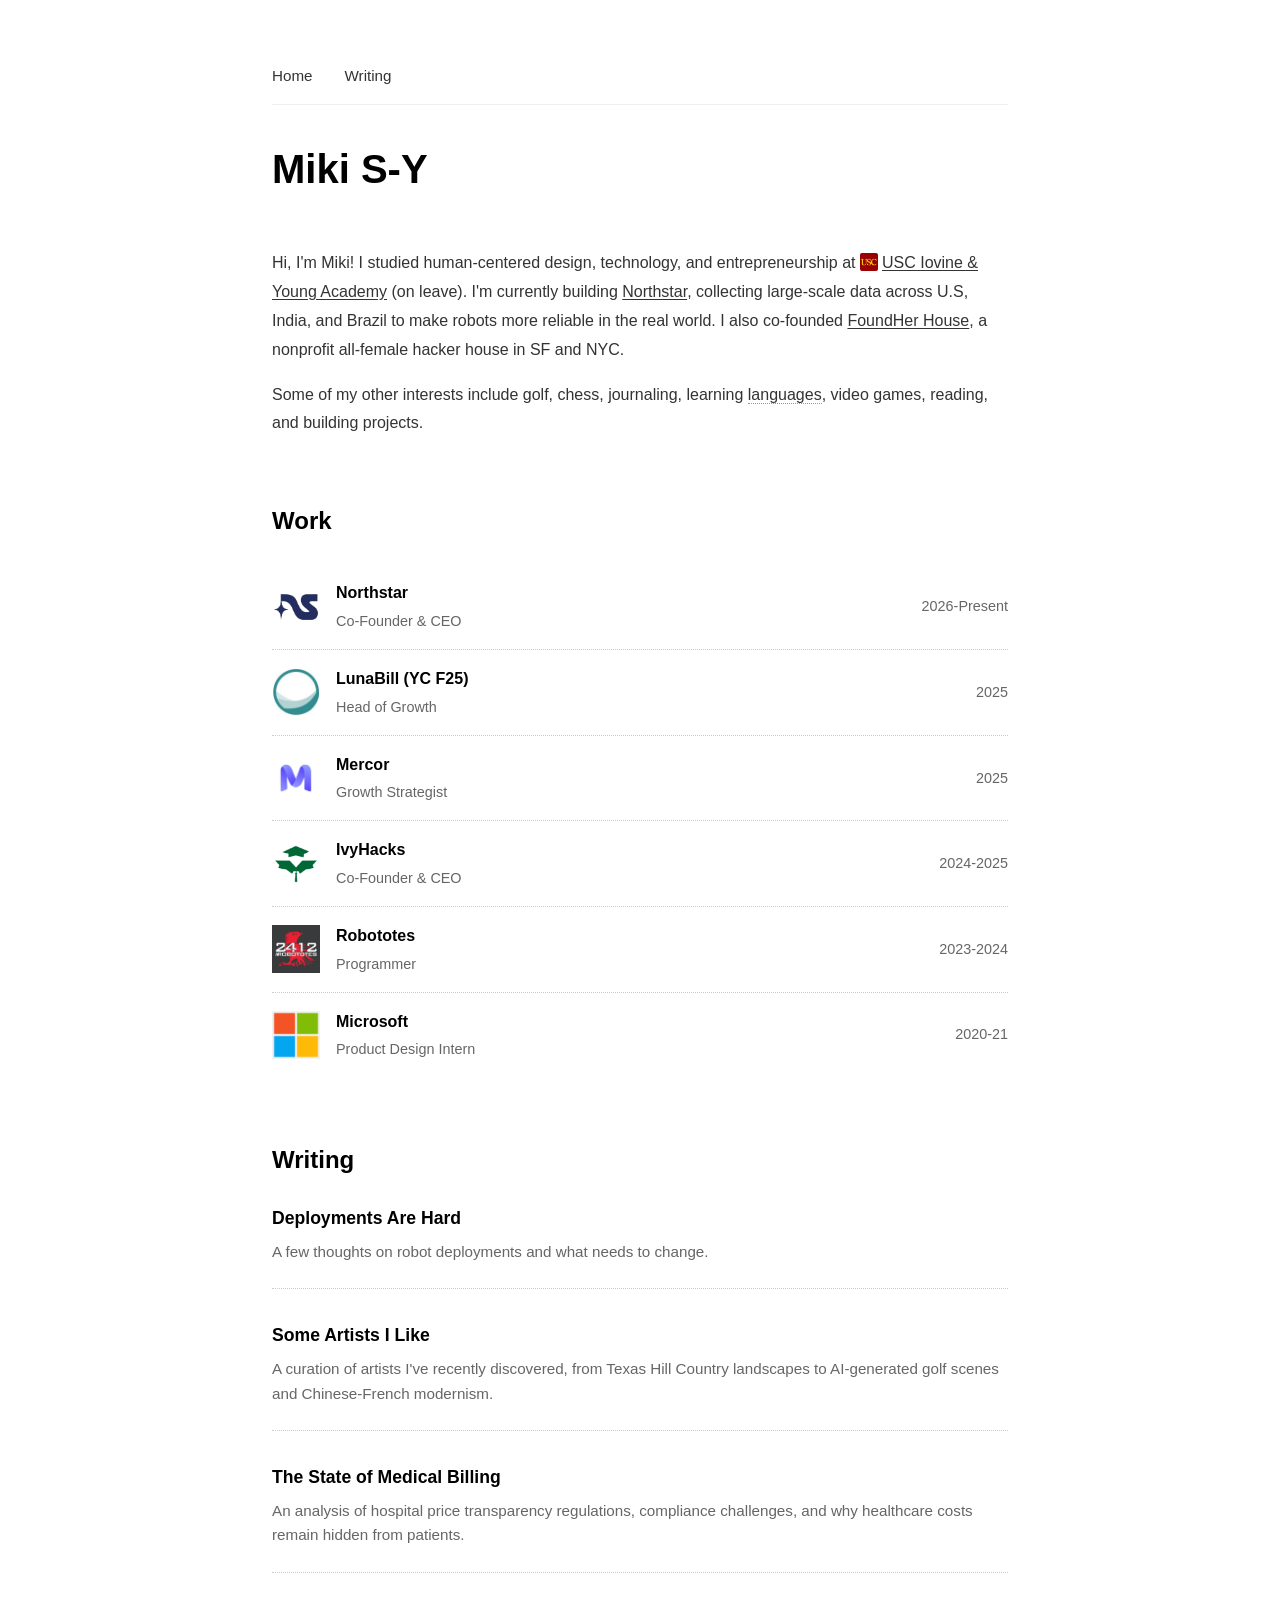
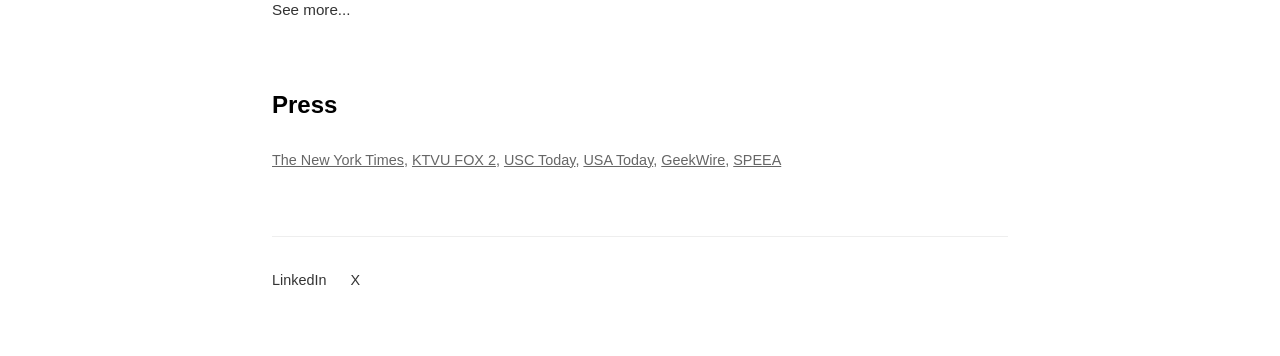
<file: index.html>
<!DOCTYPE html>
<html lang="en">
<head>
    <meta charset="UTF-8">
    <meta name="viewport" content="width=device-width, initial-scale=1.0">
    <title>Miki S-Y</title>
    <link rel="icon" href="/favicon.png" type="image/png" sizes="192x192">
    <link rel="apple-touch-icon" href="/apple-touch-icon.png">
    <link rel="icon" href="/favicon.ico" sizes="48x48">
    <link rel="stylesheet" href="styles.css?v=6">
</head>
<body>
    <div class="container">
        <nav class="main-nav">
            <a href="index.html">Home</a>
            <a href="writing.html">Writing</a>
        </nav>
        <header>
            <h1>Miki S-Y</h1>
        </header>

        <section class="bio">
            <p>Hi, I'm Miki! I studied human-centered design, technology, and entrepreneurship at <img src="logos/usc-iya-logo.png" alt="" class="bio-logo" width="18" height="18"><a href="https://iovine-young.usc.edu/" target="_blank" rel="noopener noreferrer">USC Iovine &amp; Young Academy</a> (on leave). I'm currently building <a href="https://www.northstarrobotics.ai/" target="_blank" rel="noopener noreferrer">Northstar</a>, collecting large-scale data across U.S, India, and Brazil to make robots more reliable in the real world. I also co-founded <a href="https://www.foundherhouse.org/" target="_blank" rel="noopener noreferrer">FoundHer House</a>, a nonprofit all-female hacker house in SF and NYC.</p>
            <p>Some of my other interests include golf, chess, journaling, learning <span class="lang-hint" tabindex="0"><span class="lang-word">languages</span><span class="lang-list"> (Japanese, Russian, Spanish, and Portuguese)</span></span>, video games, reading, and building projects.</p>
        </section>

        <section class="work">
            <h2>Work</h2>
            <div class="work-item">
                <div class="work-logo">
                    <img src="logos/northstar-logo.png" alt="Northstar Logo" class="company-logo">
                </div>
                <div class="work-content">
                    <span class="company">Northstar</span>
                    <span class="role">Co-Founder & CEO</span>
                </div>
                <span class="year">2026-Present</span>
            </div>
            <div class="work-item">
                <div class="work-logo">
                    <img src="logos/lunabill_logo.jpeg" alt="LunaBill Logo" class="company-logo">
                </div>
                <div class="work-content">
                    <span class="company">LunaBill (YC F25)</span>
                    <span class="role">Head of Growth</span>
                </div>
                <span class="year">2025</span>
            </div>
            <div class="work-item">
                <div class="work-logo">
                    <img src="logos/mercor-logo.png" alt="Mercor Logo" class="company-logo">
                </div>
                <div class="work-content">
                    <span class="company">Mercor</span>
                    <span class="role">Growth Strategist</span>
                </div>
                <span class="year">2025</span>
            </div>
            <div class="work-item">
                <div class="work-logo">
                    <img src="logos/ivyhacks-logo.png" alt="IvyHacks Logo" class="company-logo">
                </div>
                <div class="work-content">
                    <span class="company">IvyHacks</span>
                    <span class="role">Co-Founder & CEO</span>
                </div>
                <span class="year">2024-2025</span>
            </div>
            <div class="work-item">
                <div class="work-logo">
                    <img src="logos/robototes-logo.png" alt="Robototes Logo" class="company-logo">
                </div>
                <div class="work-content">
                    <span class="company">Robototes</span>
                    <span class="role">Programmer</span>
                </div>
                <span class="year">2023-2024</span>
            </div>
            <div class="work-item">
                <div class="work-logo">
                    <img src="logos/microsoft-logo.png" alt="Microsoft Logo" class="company-logo">
                </div>
                <div class="work-content">
                    <span class="company">Microsoft</span>
                    <span class="role">Product Design Intern</span>
                </div>
                <span class="year">2020-21</span>
            </div>
        </section>

        <section class="writing">
            <h2><a href="writing.html" class="section-link">Writing</a></h2>
            <div class="writing-list">
                <div class="writing-item">
                    <h3><a href="deployments.html">Deployments Are Hard</a></h3>
                    <p>A few thoughts on robot deployments and what needs to change.</p>
                </div>
                <div class="writing-item">
                    <h3><a href="artists.html">Some Artists I Like</a></h3>
                    <p>A curation of artists I've recently discovered, from Texas Hill Country landscapes to AI-generated golf scenes and Chinese-French modernism.</p>
                </div>
                <div class="writing-item">
                    <h3><a href="medicalbilling.html">The State of Medical Billing</a></h3>
                    <p>An analysis of hospital price transparency regulations, compliance challenges, and why healthcare costs remain hidden from patients.</p>
                </div>
            </div>
            <div class="see-more">
                <a href="writing.html" class="see-more-link">See more...</a>
            </div>
        </section>

        <section class="press">
            <h2>Press</h2>
            <div class="press-list">
                <a href="https://www.nytimes.com/2025/08/23/business/ai-female-hackers-foundher-house.html" target="_blank" rel="noopener noreferrer">The New York Times</a>,
                <a href="https://www.ktvu.com/news/2-college-students-created-all-female-hacker-house-san-francisco-mission-take-up-more-space-start-up-world" target="_blank" rel="noopener noreferrer">KTVU FOX 2</a>,
                <a href="https://today.usc.edu/in-the-ai-boom-a-room-of-their-own/" target="_blank" rel="noopener noreferrer">USC Today</a>,
                <a href="https://www.usatoday.com/story/money/2025/08/20/silicon-valley-tech-women-hacker-houses/85521246007/" target="_blank" rel="noopener noreferrer">USA Today</a>,
                <a href="https://www.geekwire.com/2025/san-francisco-had-an-all-female-ai-hacker-house-is-seattle-ready-for-its-own/" target="_blank" rel="noopener noreferrer">GeekWire</a>,
                <a href="https://www.spotlite-digital.com/spotlite/may_2023/MobilePagedReplica.action?pm=2&amp;folio=1#pg1" target="_blank" rel="noopener noreferrer">SPEEA</a>
            </div>
        </section>

        <footer>
            <a href="https://www.linkedin.com/in/mikisafronov/" target="_blank" rel="noopener noreferrer">LinkedIn</a>
            <a href="https://x.com/mikisafr" target="_blank" rel="noopener noreferrer">X</a>
        </footer>
    </div>
</body>
</html>
</file>
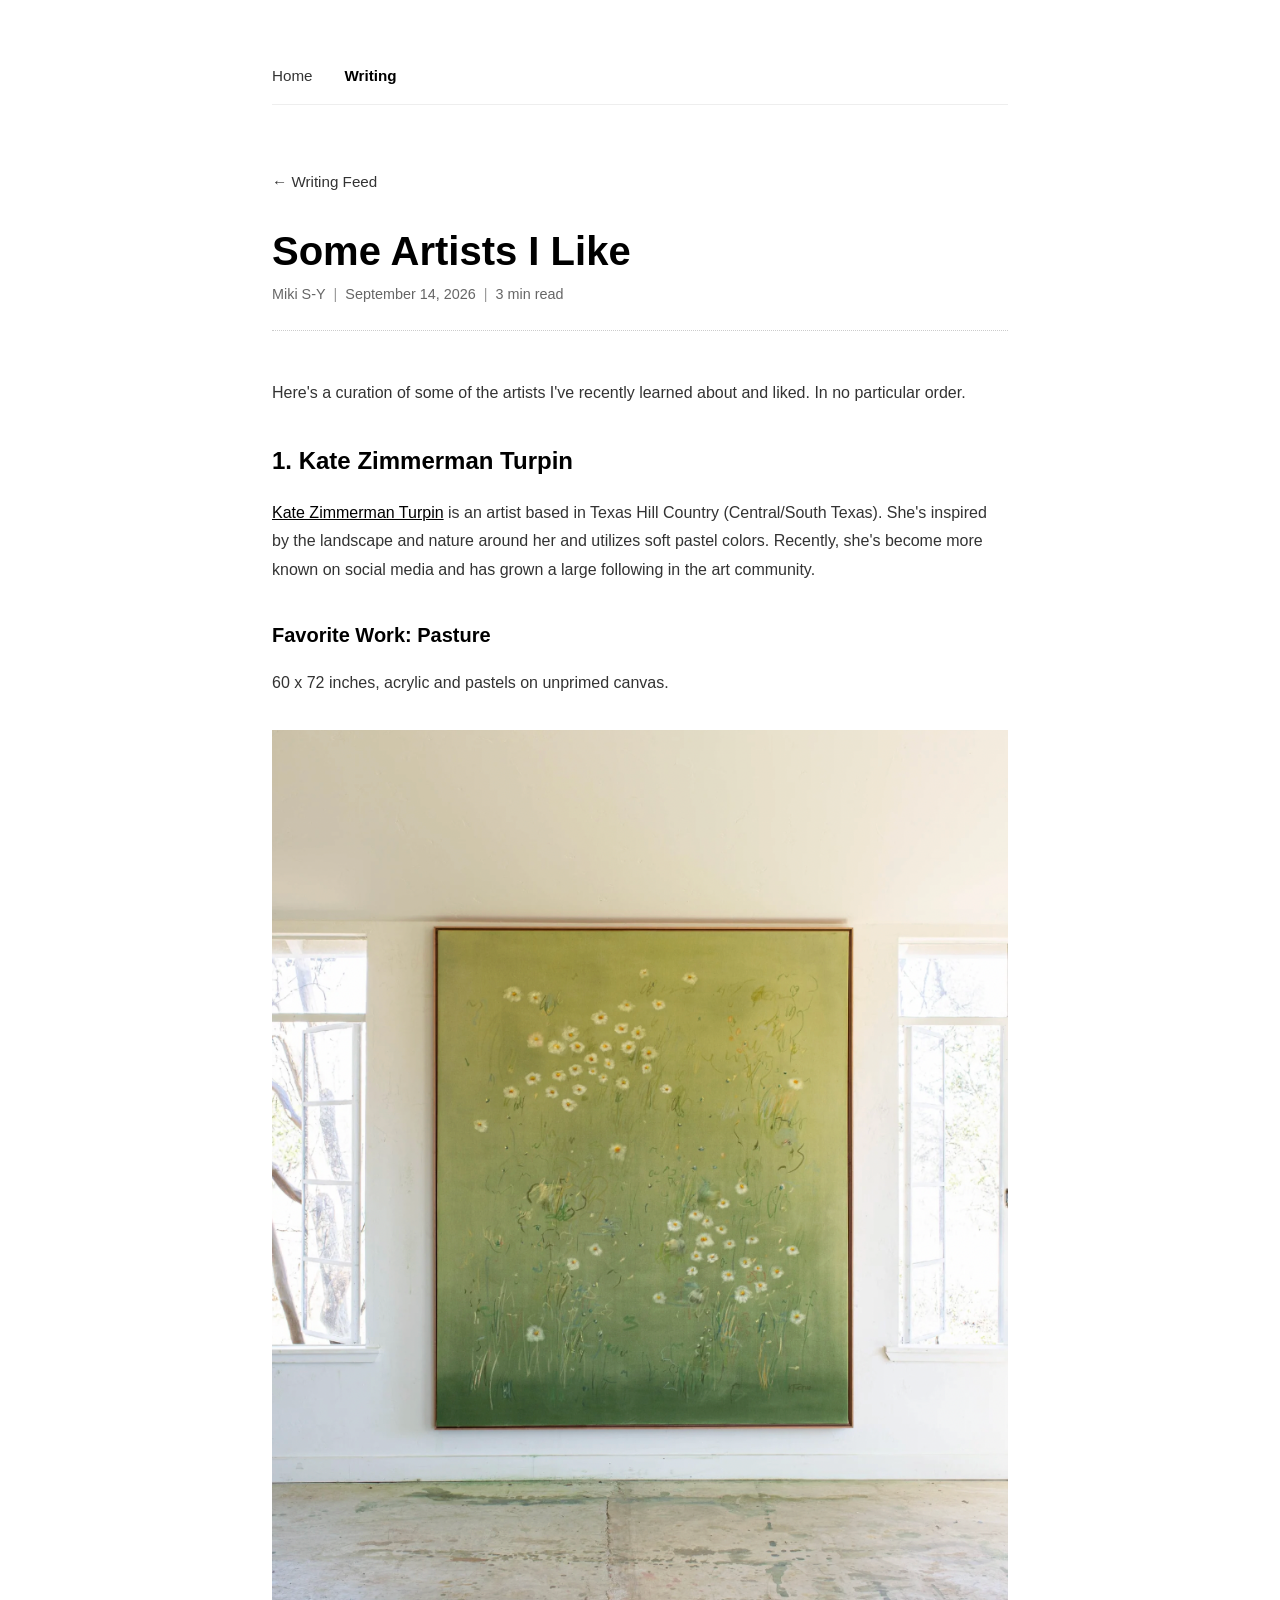
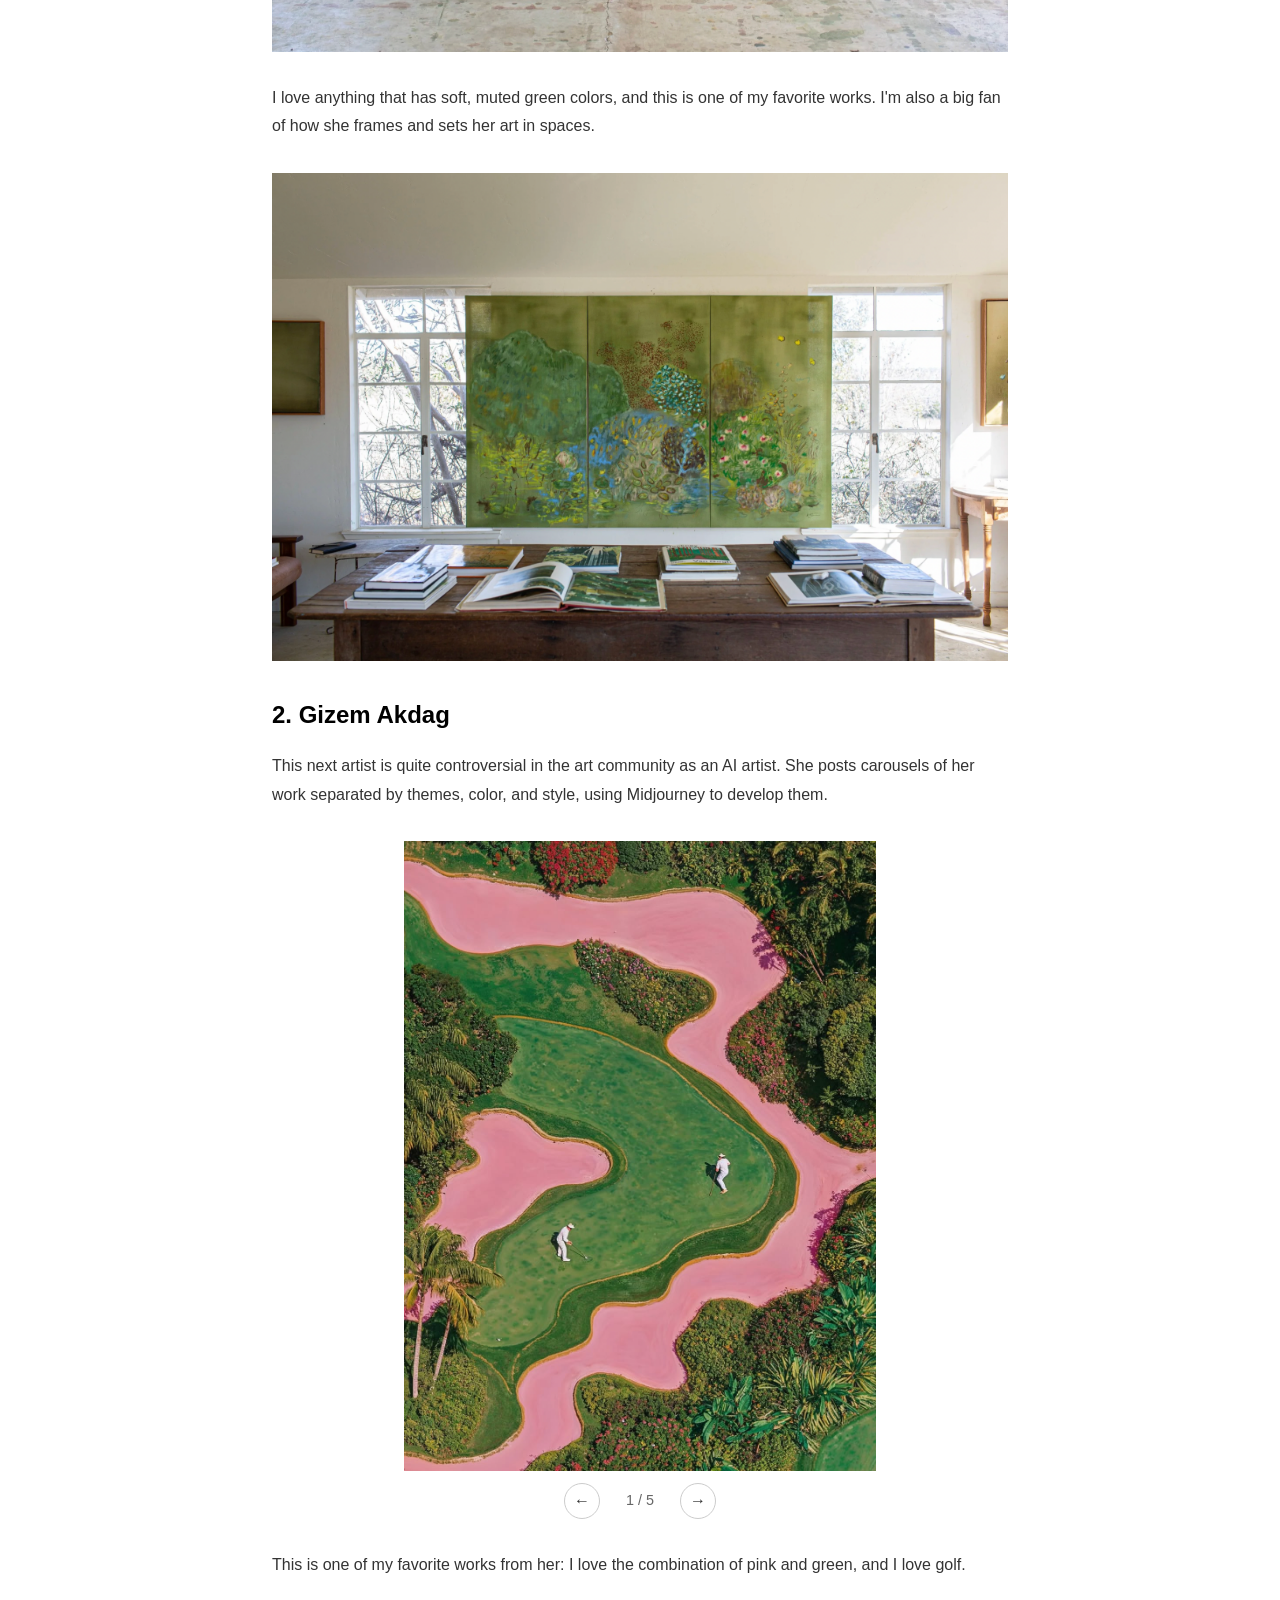
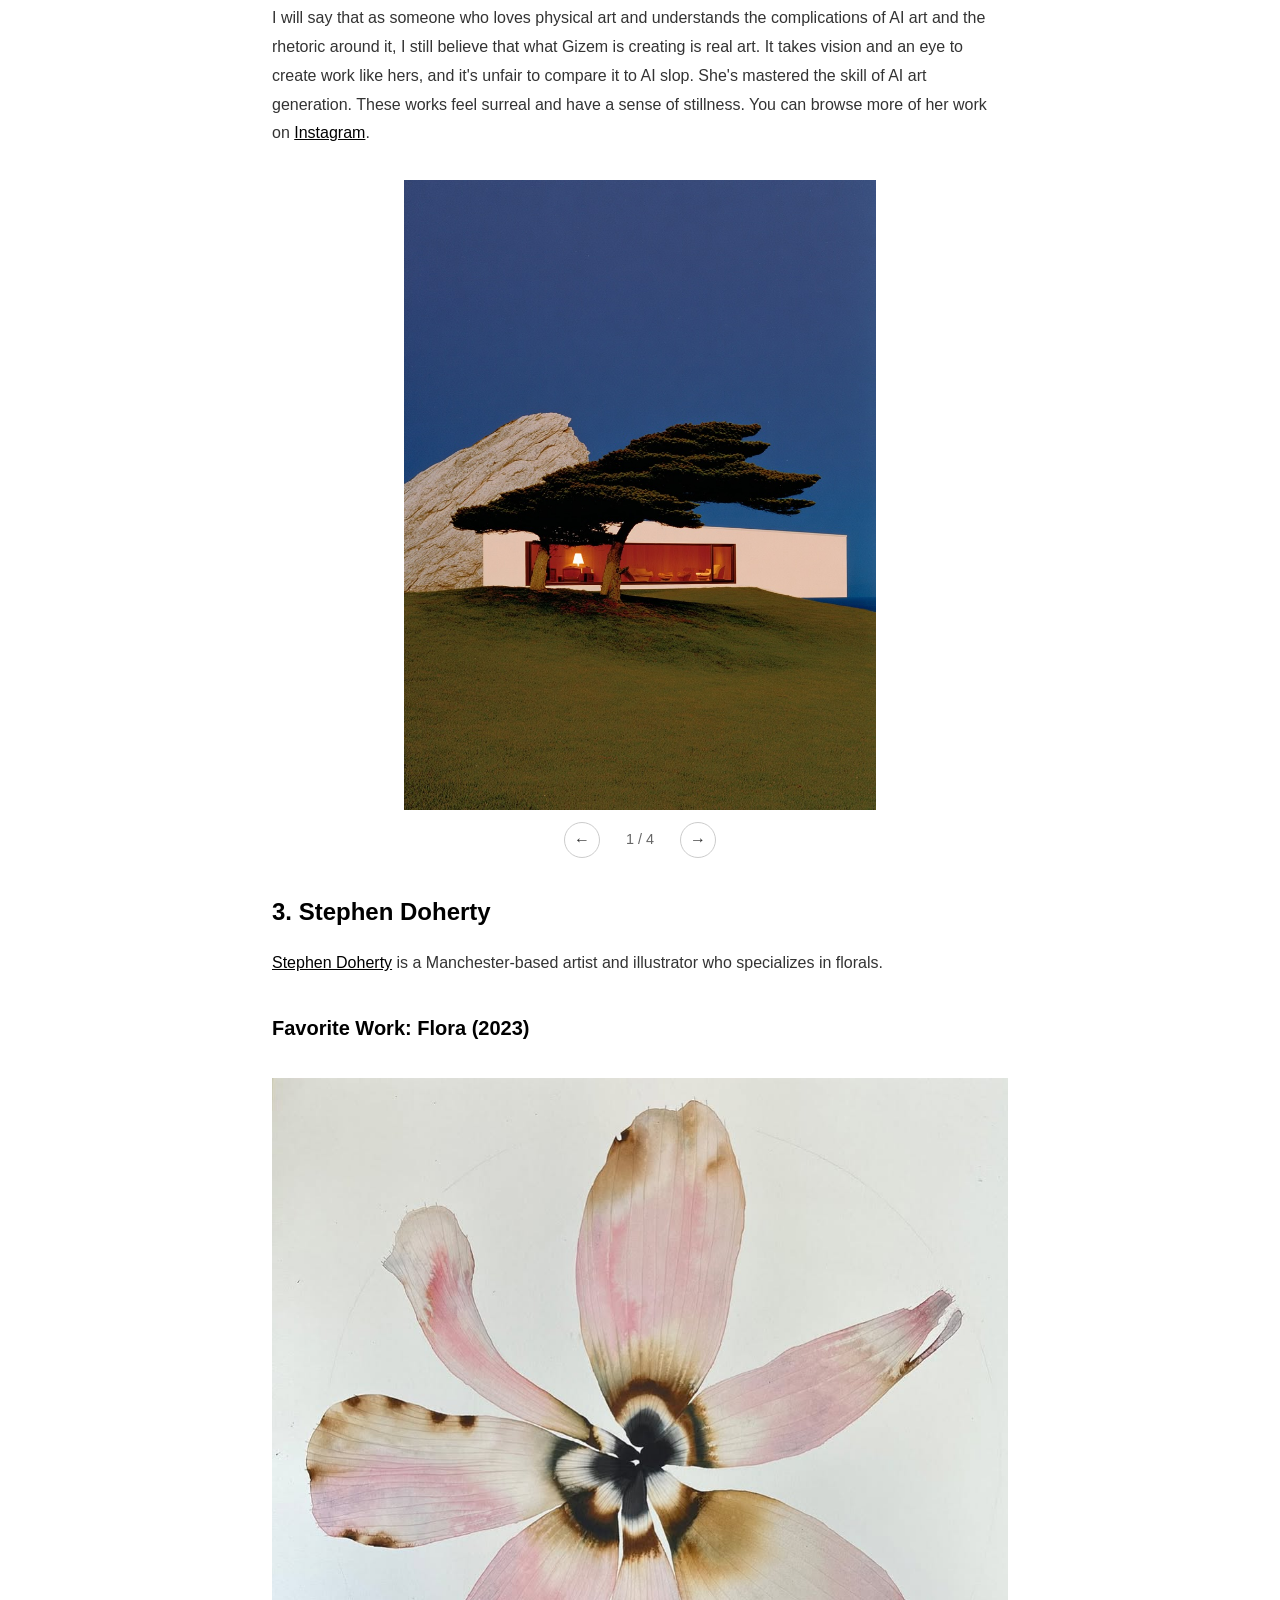
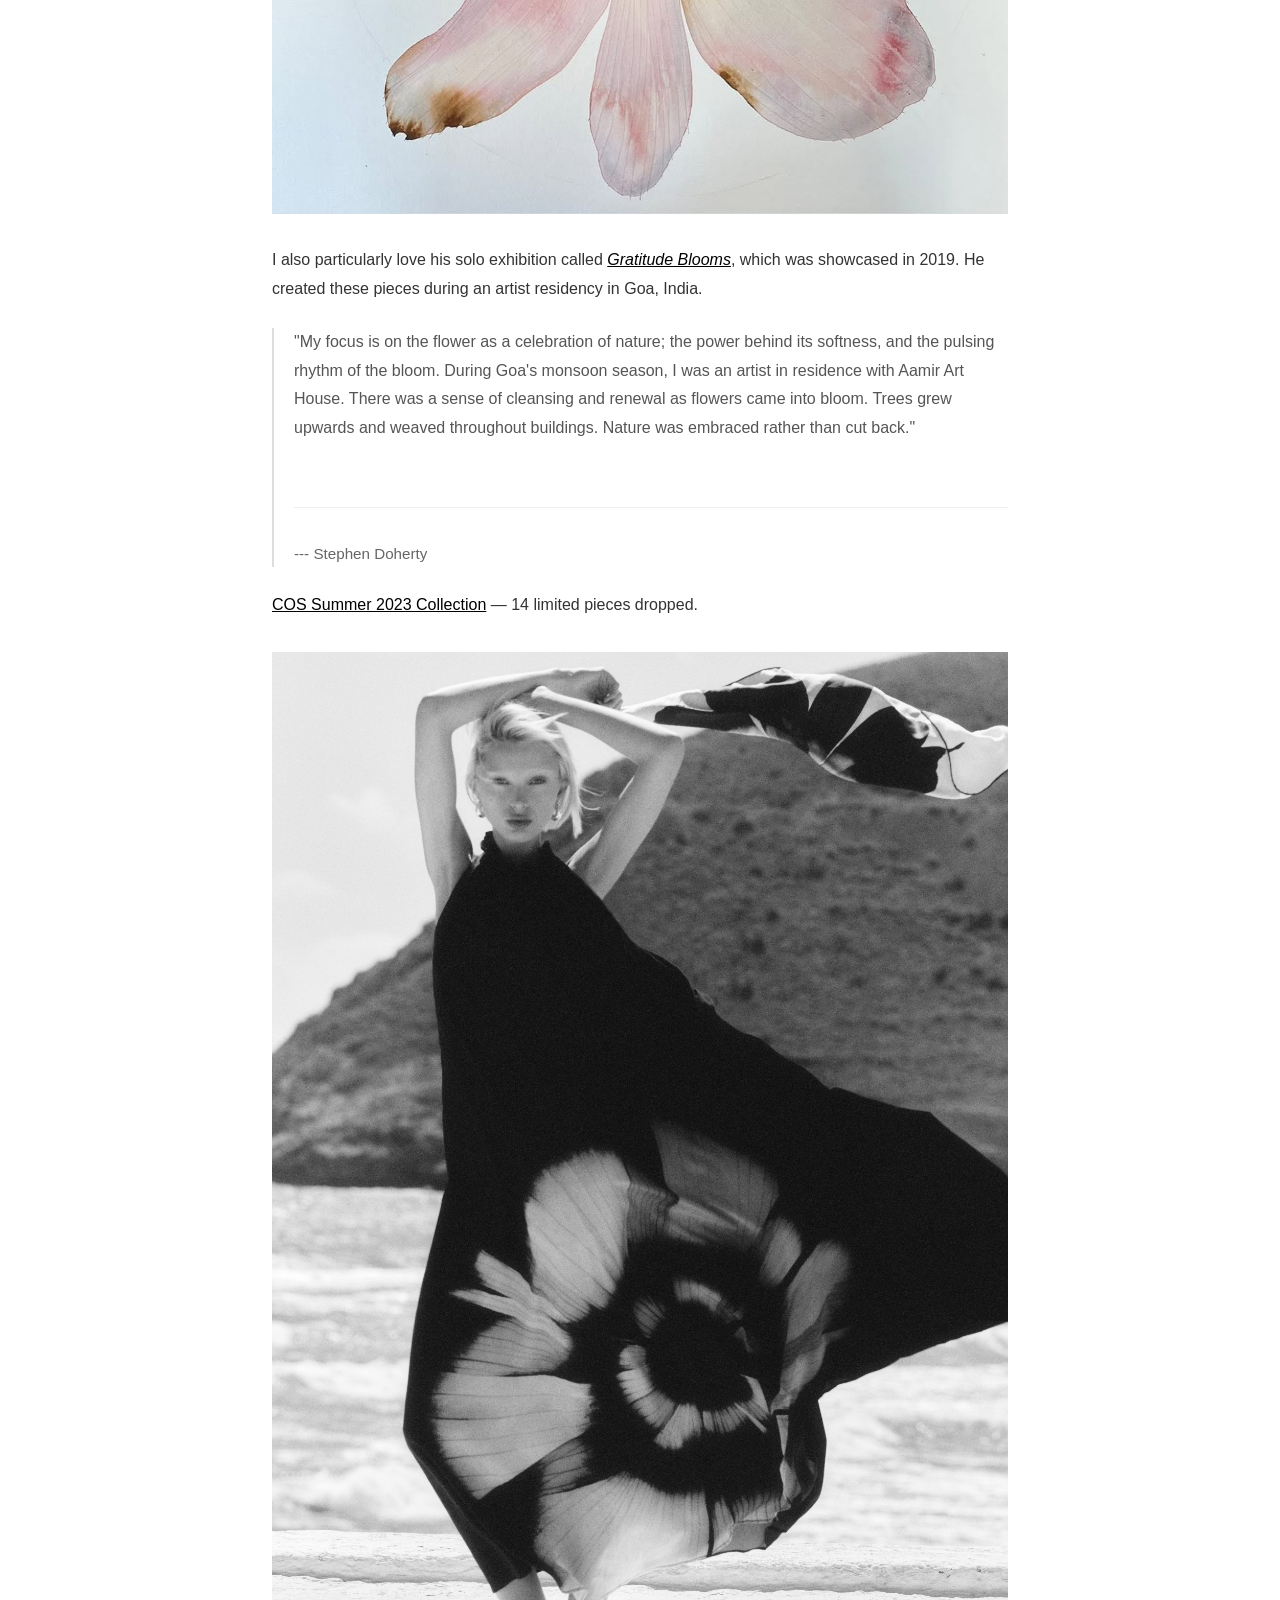
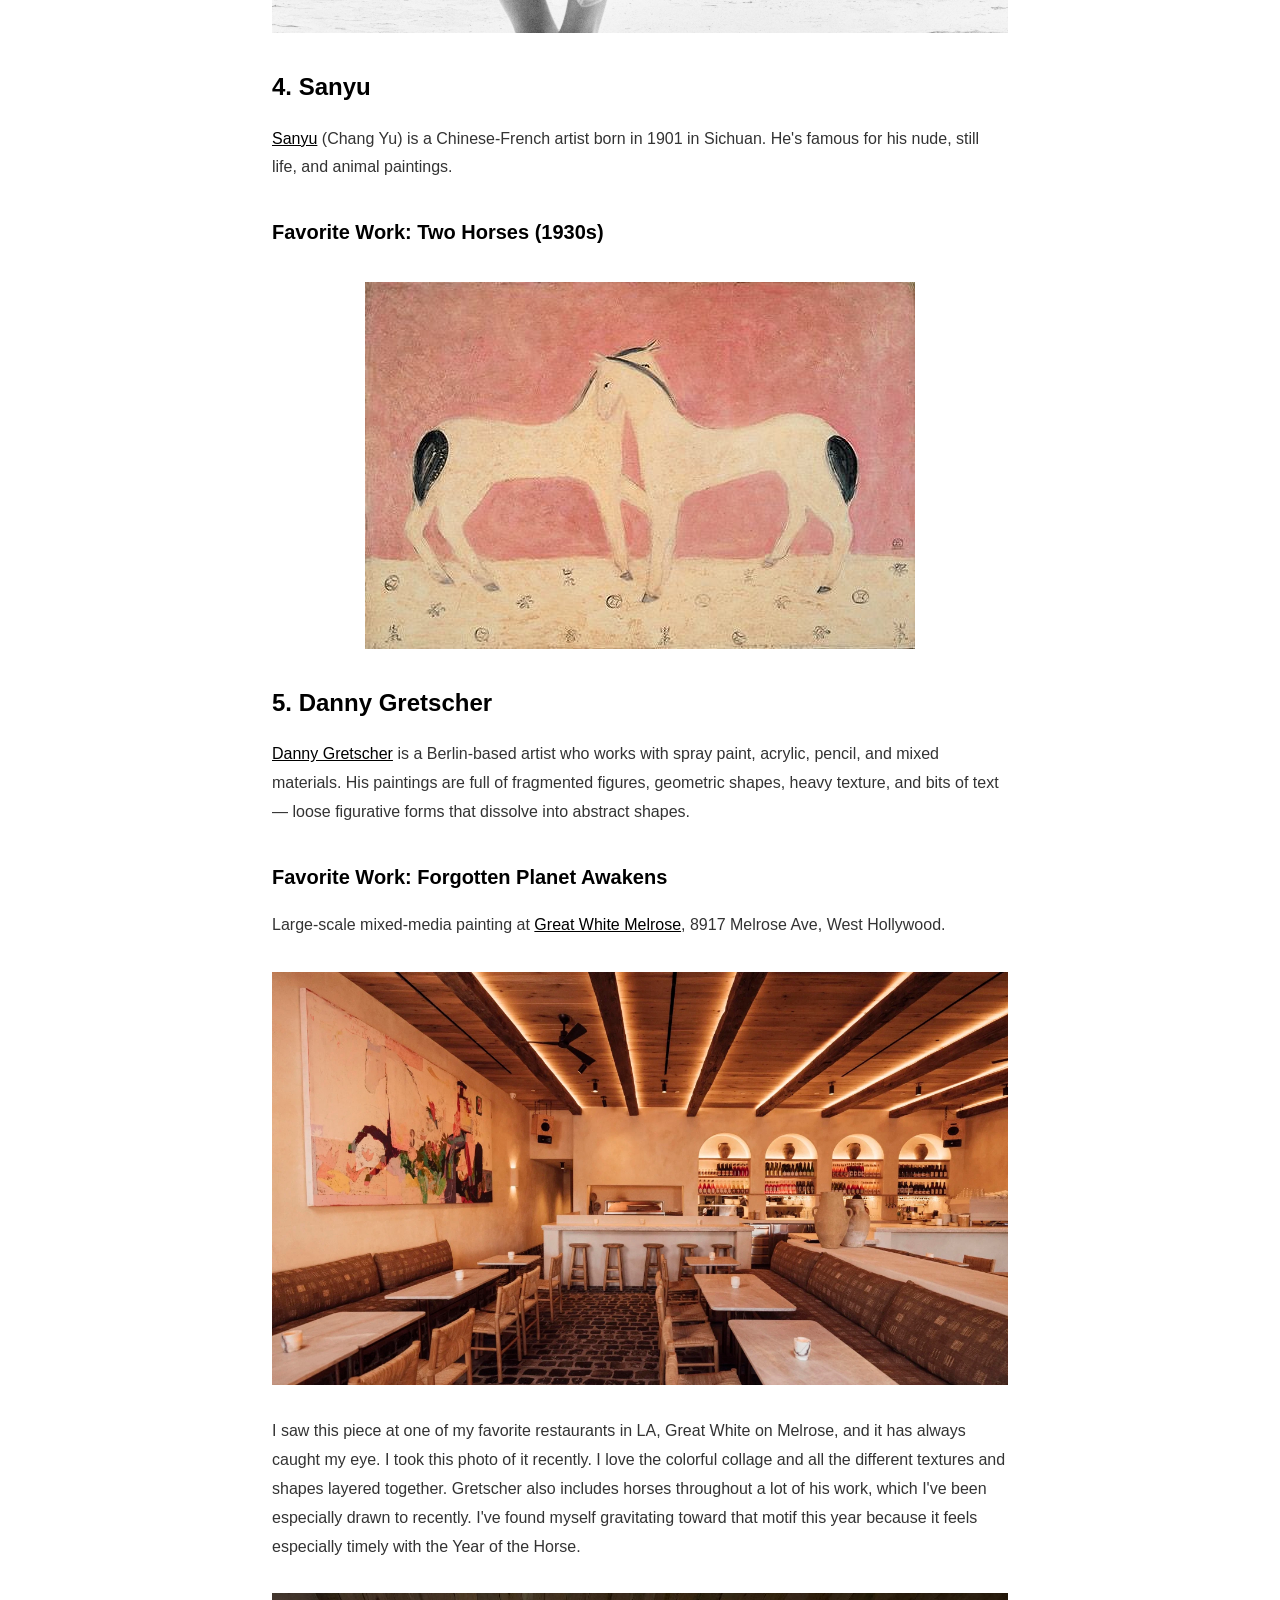
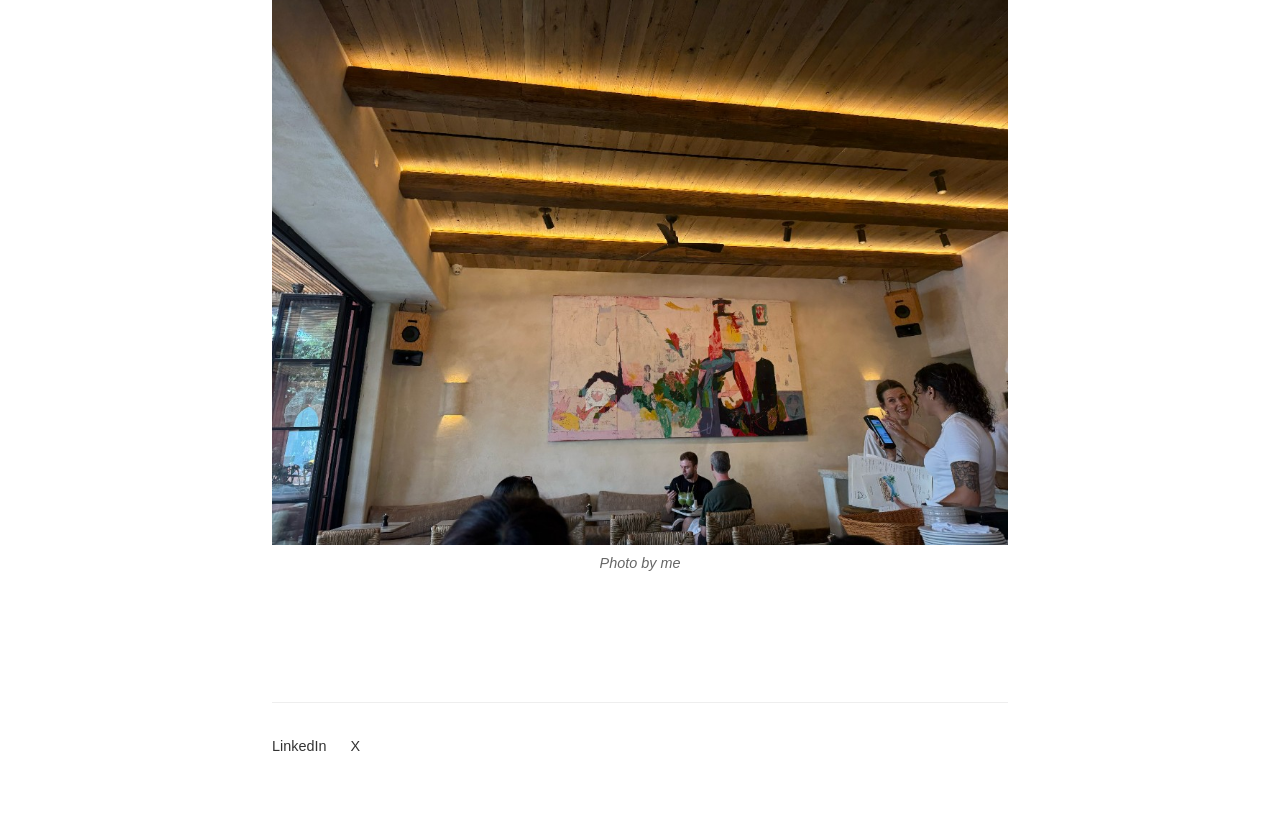
<file: artists.html>
<!DOCTYPE html>
<html lang="en">
<head>
    <meta charset="UTF-8">
    <meta name="viewport" content="width=device-width, initial-scale=1.0">
    <title>Some Artists I Like - Miki S-Y</title>
    <link rel="icon" href="/favicon.png" type="image/png" sizes="192x192">
    <link rel="apple-touch-icon" href="/apple-touch-icon.png">
    <link rel="icon" href="/favicon.ico" sizes="48x48">
    <link rel="stylesheet" href="styles.css?v=3">
</head>
<body>
    <div class="container">
        <nav class="main-nav">
            <a href="index.html">Home</a>
            <a href="writing.html" class="active">Writing</a>
        </nav>

        <div class="blog-container">
            <a href="writing.html" class="back-link">← Writing Feed</a>

            <article class="blog-post">
                <div class="blog-header">
                    <h1>Some Artists I Like</h1>
                    <div class="blog-meta">
                        <div class="author-info">
                            <span>Miki S-Y</span>
                            <span class="meta-divider">|</span>
                            <span>September 14, 2026</span>
                            <span class="meta-divider">|</span>
                            <span>3 min read</span>
                        </div>
                    </div>
                </div>

                <div class="blog-content">
                    <p>Here's a curation of some of the artists I've recently learned about and liked. In no particular order.</p>

                    <h2>1. <a href="https://katezimmermanturpin.com/" target="_blank" rel="noopener noreferrer">Kate Zimmerman Turpin</a></h2>
                    <p><a href="https://katezimmermanturpin.com/" target="_blank" rel="noopener noreferrer">Kate Zimmerman Turpin</a> is an artist based in Texas Hill Country (Central/South Texas). She's inspired by the landscape and nature around her and utilizes soft pastel colors. Recently, she's become more known on social media and has grown a large following in the art community.</p>

                    <h3>Favorite Work: <a href="https://katezimmermanturpin.com/work-1" target="_blank" rel="noopener noreferrer">Pasture</a></h3>
                    <p>60 x 72 inches, acrylic and pastels on unprimed canvas.</p>

                    <div class="blog-image">
                        <img src="assets/images/artists/kate-pasture.jpg" alt="Pasture by Kate Zimmerman Turpin">
                    </div>

                    <p>I love anything that has soft, muted green colors, and this is one of my favorite works. I'm also a big fan of how she frames and sets her art in spaces.</p>

                    <div class="blog-image">
                        <img src="assets/images/artists/kate-pasture-install.jpg" alt="Pasture installed in a room by Kate Zimmerman Turpin">
                    </div>

                    <h2>2. <a href="https://www.instagram.com/giz.akdag/" target="_blank" rel="noopener noreferrer">Gizem Akdag</a></h2>
                    <p>This next artist is quite controversial in the art community as an AI artist. She posts carousels of her work separated by themes, color, and style, using Midjourney to develop them.</p>

                    <div class="art-carousel" data-carousel>
                        <div class="art-carousel-track">
                            <figure class="art-carousel-slide">
                                <img src="assets/images/artists/gizem-golf-1.jpg" alt="Gizem Akdag golf series, image 1">
                            </figure>
                            <figure class="art-carousel-slide">
                                <img src="assets/images/artists/gizem-golf-2.jpg" alt="Gizem Akdag golf series, image 2">
                            </figure>
                            <figure class="art-carousel-slide">
                                <img src="assets/images/artists/gizem-golf-3.jpg" alt="Gizem Akdag golf series, image 3">
                            </figure>
                            <figure class="art-carousel-slide">
                                <img src="assets/images/artists/gizem-golf-4.jpg" alt="Gizem Akdag golf series, image 4">
                            </figure>
                            <figure class="art-carousel-slide">
                                <img src="assets/images/artists/gizem-golf-5.jpg" alt="Gizem Akdag golf series, image 5">
                            </figure>
                        </div>
                        <div class="art-carousel-controls">
                            <button type="button" class="art-carousel-btn" data-carousel-prev aria-label="Previous image">←</button>
                            <span class="art-carousel-count" data-carousel-count>1 / 5</span>
                            <button type="button" class="art-carousel-btn" data-carousel-next aria-label="Next image">→</button>
                        </div>
                    </div>

                    <p>This is one of my favorite works from her: I love the combination of pink and green, and I love golf.</p>

                    <p>I will say that as someone who loves physical art and understands the complications of AI art and the rhetoric around it, I still believe that what Gizem is creating is real art. It takes vision and an eye to create work like hers, and it's unfair to compare it to AI slop. She's mastered the skill of AI art generation. These works feel surreal and have a sense of stillness. You can browse more of her work on <a href="https://www.instagram.com/giz.akdag/" target="_blank" rel="noopener noreferrer">Instagram</a>.</p>

                    <div class="art-carousel" data-carousel>
                        <div class="art-carousel-track">
                            <figure class="art-carousel-slide">
                                <img src="assets/images/artists/gizem-basics-1.jpg" alt="Gizem Akdag Back to Basics series, image 1">
                            </figure>
                            <figure class="art-carousel-slide">
                                <img src="assets/images/artists/gizem-basics-2.jpg" alt="Gizem Akdag Back to Basics series, image 2">
                            </figure>
                            <figure class="art-carousel-slide">
                                <img src="assets/images/artists/gizem-basics-3.jpg" alt="Gizem Akdag Back to Basics series, image 3">
                            </figure>
                            <figure class="art-carousel-slide">
                                <img src="assets/images/artists/gizem-basics-4.jpg" alt="Gizem Akdag Back to Basics series, image 4">
                            </figure>
                        </div>
                        <div class="art-carousel-controls">
                            <button type="button" class="art-carousel-btn" data-carousel-prev aria-label="Previous image">←</button>
                            <span class="art-carousel-count" data-carousel-count>1 / 4</span>
                            <button type="button" class="art-carousel-btn" data-carousel-next aria-label="Next image">→</button>
                        </div>
                    </div>

                    <h2>3. <a href="https://www.stephen-doherty.co.uk/" target="_blank" rel="noopener noreferrer">Stephen Doherty</a></h2>
                    <p><a href="https://www.stephen-doherty.co.uk/" target="_blank" rel="noopener noreferrer">Stephen Doherty</a> is a Manchester-based artist and illustrator who specializes in florals.</p>

                    <h3>Favorite Work: Flora (2023)</h3>
                    <div class="blog-image">
                        <img src="assets/images/artists/doherty-flora.jpg" alt="Flora by Stephen Doherty, 2023">
                    </div>

                    <p>I also particularly love his solo exhibition called <a href="https://www.showstudio.com/exhibitions/gratitude-blooms" target="_blank" rel="noopener noreferrer"><em>Gratitude Blooms</em></a>, which was showcased in 2019. He created these pieces during an artist residency in Goa, India.</p>

                    <blockquote class="artist-quote">
                        <p>"My focus is on the flower as a celebration of nature; the power behind its softness, and the pulsing rhythm of the bloom. During Goa's monsoon season, I was an artist in residence with Aamir Art House. There was a sense of cleansing and renewal as flowers came into bloom. Trees grew upwards and weaved throughout buildings. Nature was embraced rather than cut back."</p>
                        <footer>--- Stephen Doherty</footer>
                    </blockquote>

                    <p><a href="https://www.cos.com/en_usd/magazine/people/interview-stephen-doherty-collaboration.html" target="_blank" rel="noopener noreferrer">COS Summer 2023 Collection</a> — 14 limited pieces dropped.</p>

                    <div class="blog-image">
                        <img src="assets/images/artists/doherty-cos.jpg" alt="Stephen Doherty collaboration with COS Summer 2023">
                    </div>

                    <h2>4. <a href="https://www.sanyu.org/biography.php?lang=en" target="_blank" rel="noopener noreferrer">Sanyu</a></h2>
                    <p><a href="https://www.sanyu.org/biography.php?lang=en" target="_blank" rel="noopener noreferrer">Sanyu</a> (Chang Yu) is a Chinese-French artist born in 1901 in Sichuan. He's famous for his nude, still life, and animal paintings.</p>

                    <h3>Favorite Work: <a href="https://www.wikiart.org/en/sanyu/two-spotted-horses-1950" target="_blank" rel="noopener noreferrer">Two Horses</a> (1930s)</h3>
                    <div class="blog-image">
                        <img src="assets/images/artists/sanyu-two-horses.jpg" alt="Two Horses by Sanyu, 1930s">
                    </div>

                    <h2>5. <a href="https://www.dannygretscher.com/paintings" target="_blank" rel="noopener noreferrer">Danny Gretscher</a></h2>
                    <p><a href="https://www.dannygretscher.com/paintings" target="_blank" rel="noopener noreferrer">Danny Gretscher</a> is a Berlin-based artist who works with spray paint, acrylic, pencil, and mixed materials. His paintings are full of fragmented figures, geometric shapes, heavy texture, and bits of text — loose figurative forms that dissolve into abstract shapes.</p>

                    <h3>Favorite Work: <a href="https://www.greatwhite.cafe/danny-gretscher" target="_blank" rel="noopener noreferrer">Forgotten Planet Awakens</a></h3>
                    <p>Large-scale mixed-media painting at <a href="https://www.greatwhite.cafe/danny-gretscher" target="_blank" rel="noopener noreferrer">Great White Melrose</a>, 8917 Melrose Ave, West Hollywood.</p>

                    <div class="blog-image">
                        <img src="assets/images/artists/gretscher-forgotten-planet.jpg" alt="Forgotten Planet Awakens by Danny Gretscher at Great White Melrose">
                    </div>

                    <p>I saw this piece at one of my favorite restaurants in LA, Great White on Melrose, and it has always caught my eye. I took this photo of it recently. I love the colorful collage and all the different textures and shapes layered together. Gretscher also includes horses throughout a lot of his work, which I've been especially drawn to recently. I've found myself gravitating toward that motif this year because it feels especially timely with the Year of the Horse.</p>

                    <div class="blog-image">
                        <img src="assets/images/artists/gretscher-great-white.jpg" alt="Photo of Forgotten Planet Awakens at Great White Melrose, by Miki S-Y">
                        <figcaption class="image-caption">Photo by me</figcaption>
                    </div>
                </div>
            </article>
        </div>

        <footer>
            <a href="https://www.linkedin.com/in/mikisafronov/" target="_blank" rel="noopener noreferrer">LinkedIn</a>
            <a href="https://x.com/mikisafr" target="_blank" rel="noopener noreferrer">X</a>
        </footer>
    </div>

    <script>
        document.querySelectorAll('[data-carousel]').forEach((carousel) => {
            const track = carousel.querySelector('.art-carousel-track');
            const slides = [...carousel.querySelectorAll('.art-carousel-slide')];
            const countEl = carousel.querySelector('[data-carousel-count]');
            const prevBtn = carousel.querySelector('[data-carousel-prev]');
            const nextBtn = carousel.querySelector('[data-carousel-next]');
            let index = 0;

            const update = () => {
                const slide = slides[index];
                track.scrollTo({ left: slide.offsetLeft, behavior: 'smooth' });
                countEl.textContent = `${index + 1} / ${slides.length}`;
            };

            prevBtn.addEventListener('click', () => {
                index = index === 0 ? slides.length - 1 : index - 1;
                update();
            });

            nextBtn.addEventListener('click', () => {
                index = index === slides.length - 1 ? 0 : index + 1;
                update();
            });

            track.addEventListener('scroll', () => {
                const midpoint = track.scrollLeft + track.clientWidth / 2;
                const closest = slides.reduce((best, slide, i) => {
                    const center = slide.offsetLeft + slide.clientWidth / 2;
                    const distance = Math.abs(center - midpoint);
                    return distance < best.distance ? { index: i, distance } : best;
                }, { index: 0, distance: Infinity });
                index = closest.index;
                countEl.textContent = `${index + 1} / ${slides.length}`;
            }, { passive: true });
        });
    </script>
</body>
</html>
</file>
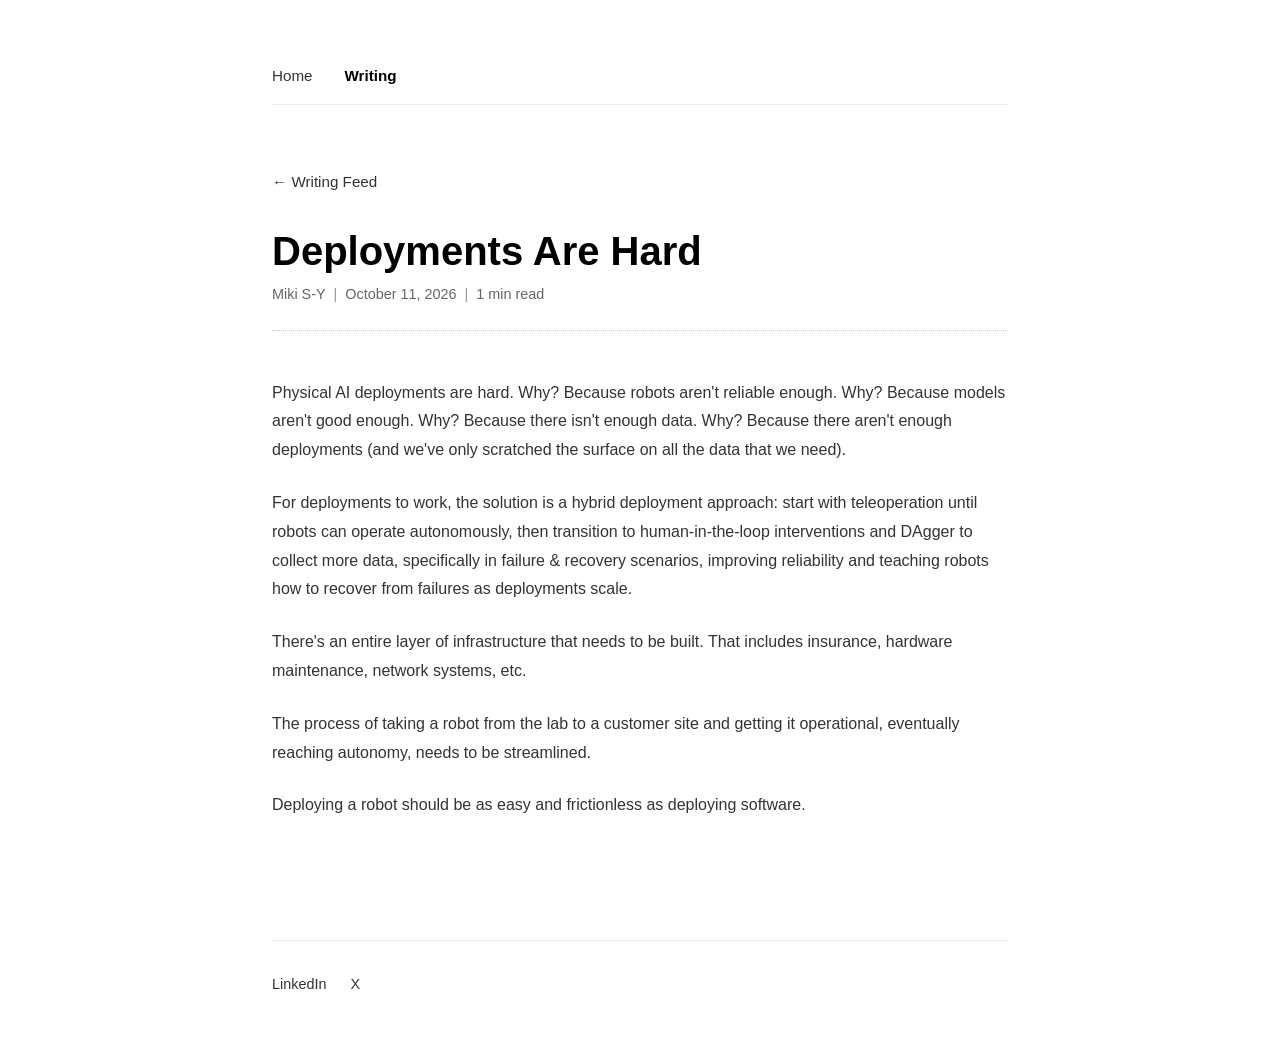
<file: deployments.html>
<!DOCTYPE html>
<html lang="en">
<head>
    <meta charset="UTF-8">
    <meta name="viewport" content="width=device-width, initial-scale=1.0">
    <title>Deployments Are Hard - Miki S-Y</title>
    <link rel="icon" href="/favicon.png" type="image/png" sizes="192x192">
    <link rel="apple-touch-icon" href="/apple-touch-icon.png">
    <link rel="icon" href="/favicon.ico" sizes="48x48">
    <link rel="stylesheet" href="styles.css?v=3">
</head>
<body>
    <div class="container">
        <nav class="main-nav">
            <a href="index.html">Home</a>
            <a href="writing.html" class="active">Writing</a>
        </nav>

        <div class="blog-container">
            <a href="writing.html" class="back-link">← Writing Feed</a>

            <article class="blog-post">
                <div class="blog-header">
                    <h1>Deployments Are Hard</h1>
                    <div class="blog-meta">
                        <div class="author-info">
                            <span>Miki S-Y</span>
                            <span class="meta-divider">|</span>
                            <span>October 11, 2026</span>
                            <span class="meta-divider">|</span>
                            <span>1 min read</span>
                        </div>
                    </div>
                </div>

                <div class="blog-content">
                    <p>Physical AI deployments are hard. Why? Because robots aren't reliable enough. Why? Because models aren't good enough. Why? Because there isn't enough data. Why? Because there aren't enough deployments (and we've only scratched the surface on all the data that we need).</p>

                    <p>For deployments to work, the solution is a hybrid deployment approach: start with teleoperation until robots can operate autonomously, then transition to human-in-the-loop interventions and DAgger to collect more data, specifically in failure &amp; recovery scenarios, improving reliability and teaching robots how to recover from failures as deployments scale.</p>

                    <p>There's an entire layer of infrastructure that needs to be built. That includes insurance, hardware maintenance, network systems, etc.</p>

                    <p>The process of taking a robot from the lab to a customer site and getting it operational, eventually reaching autonomy, needs to be streamlined.</p>

                    <p>Deploying a robot should be as easy and frictionless as deploying software.</p>
                </div>
            </article>
        </div>

        <footer>
            <a href="https://www.linkedin.com/in/mikisafronov/" target="_blank" rel="noopener noreferrer">LinkedIn</a>
            <a href="https://x.com/mikisafr" target="_blank" rel="noopener noreferrer">X</a>
        </footer>
    </div>
</body>
</html>
</file>
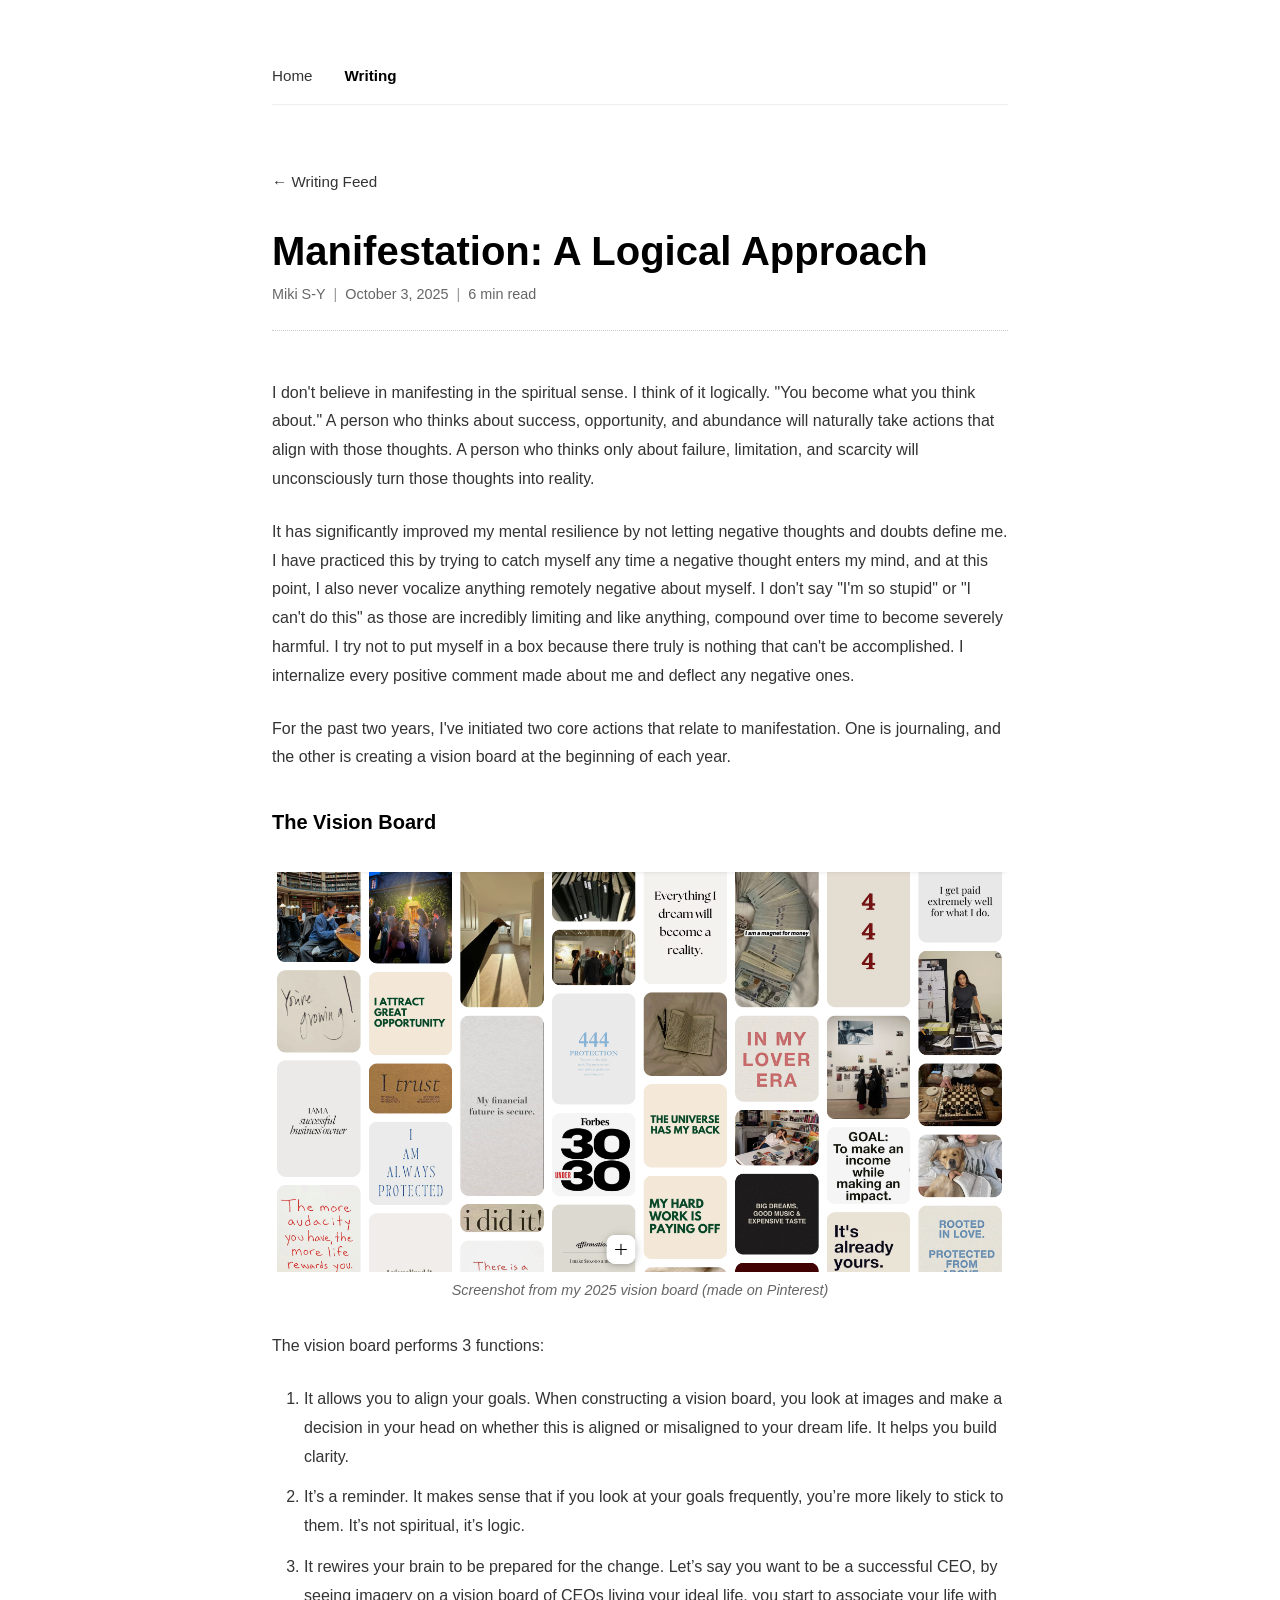
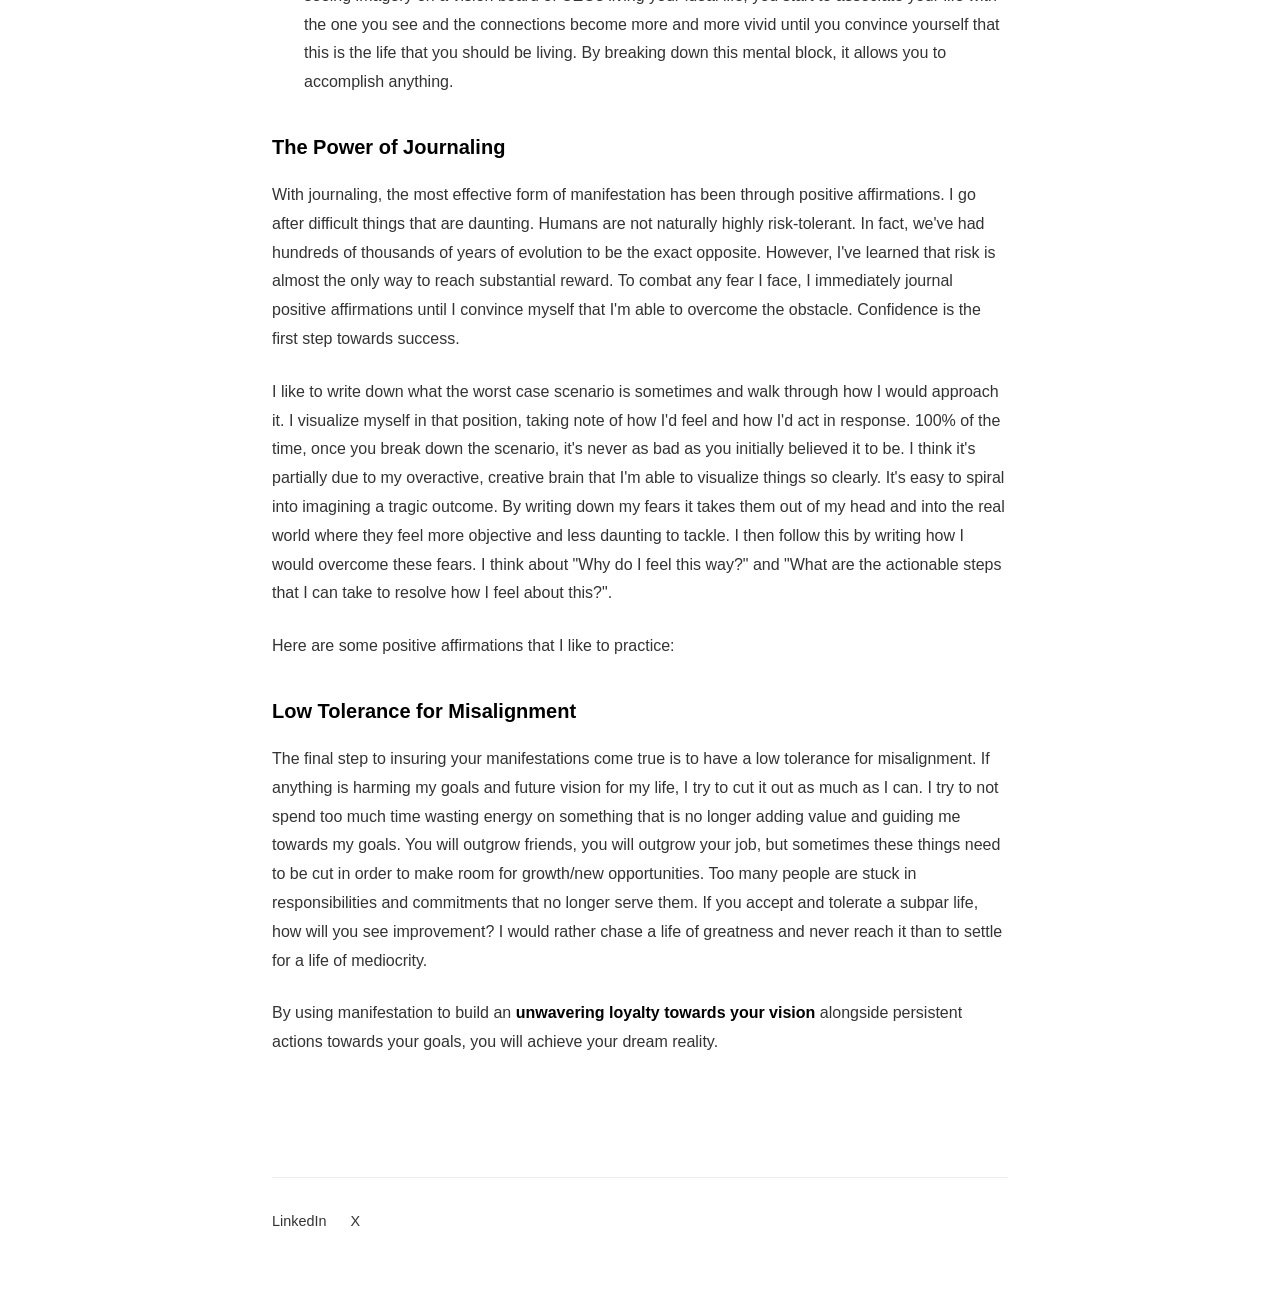
<file: manifestation.html>
<!DOCTYPE html>
<html lang="en">
<head>
    <meta charset="UTF-8">
    <meta name="viewport" content="width=device-width, initial-scale=1.0">
    <title>Manifestation: A Logical Approach - Miki S-Y</title>
    <link rel="icon" href="/favicon.png" type="image/png" sizes="192x192">
    <link rel="apple-touch-icon" href="/apple-touch-icon.png">
    <link rel="icon" href="/favicon.ico" sizes="48x48">
    <link rel="stylesheet" href="styles.css?v=3">
</head>
<body>
    <div class="container">
        <nav class="main-nav">
            <a href="index.html">Home</a>
            <a href="writing.html" class="active">Writing</a>
        </nav>

        <div class="blog-container">
            <a href="writing.html" class="back-link">← Writing Feed</a>

            <article class="blog-post">
                <div class="blog-header">
                    <h1>Manifestation: A Logical Approach</h1>
                    <div class="blog-meta">
                        <div class="author-info">
                            <span>Miki S-Y</span>
                            <span class="meta-divider">|</span>
                            <span>October 3, 2025</span>
                            <span class="meta-divider">|</span>
                            <span>6 min read</span>  
                        </div>
                    </div>
                </div>

            <!-- Article Content -->
            <div class="blog-content">
                <p>I don't believe in manifesting in the spiritual sense. I think of it logically. "You become what you think about." A person who thinks about success, opportunity, and abundance will naturally take actions that align with those thoughts. A person who thinks only about failure, limitation, and scarcity will unconsciously turn those thoughts into reality.</p>

                <p>It has significantly improved my mental resilience by not letting negative thoughts and doubts define me. I have practiced this by trying to catch myself any time a negative thought enters my mind, and at this point, I also never vocalize anything remotely negative about myself. I don't say "I'm so stupid" or "I can't do this" as those are incredibly limiting and like anything, compound over time to become severely harmful. I try not to put myself in a box because there truly is nothing that can't be accomplished. I internalize every positive comment made about me and deflect any negative ones.</p>

                <p>For the past two years, I've initiated two core actions that relate to manifestation. One is journaling, and the other is creating a vision board at the beginning of each year.</p>

                <h3>The Vision Board</h3>
                
                <div class="blog-image">
                    <img src="assets/images/visionboard.png" alt="Miki's Vision Board showing goals and aspirations" class="content-image" style="max-width: 800px; width: 100%; height: auto;">
                    <figcaption class="image-caption">Screenshot from my 2025 vision board (made on Pinterest)</figcaption>
                </div>

                <p></p>
                <p>The vision board performs 3 functions:</p>
                <ol>
                    <li>It allows you to align your goals. When constructing a vision board, you look at images and make a decision in your head on whether this is aligned or misaligned to your dream life. It helps you build clarity.</li>
                    <li>It’s a reminder. It makes sense that if you look at your goals frequently, you’re more likely to stick to them. It’s not spiritual, it’s logic.</li>
                    <li>It rewires your brain to be prepared for the change. Let’s say you want to be a successful CEO, by seeing imagery on a vision board of CEOs living your ideal life, you start to associate your life with the one you see and the connections become more and more vivid until you convince yourself that this is the life that you should be living. By breaking down this mental block, it allows you to accomplish anything.</li>
                </ol>

                <h3>The Power of Journaling</h3>

                <p>With journaling, the most effective form of manifestation has been through positive affirmations. I go after difficult things that are daunting. Humans are not naturally highly risk-tolerant. In fact, we've had hundreds of thousands of years of evolution to be the exact opposite. However, I've learned that risk is almost the only way to reach substantial reward. To combat any fear I face, I immediately journal positive affirmations until I convince myself that I'm able to overcome the obstacle. Confidence is the first step towards success.</p>

                <p>I like to write down what the worst case scenario is sometimes and walk through how I would approach it. I visualize myself in that position, taking note of how I'd feel and how I'd act in response. 100% of the time, once you break down the scenario, it's never as bad as you initially believed it to be. I think it's partially due to my overactive, creative brain that I'm able to visualize things so clearly. It's easy to spiral into imagining a tragic outcome. By writing down my fears it takes them out of my head and into the real world where they feel more objective and less daunting to tackle. I then follow this by writing how I would overcome these fears. I think about "Why do I feel this way?" and "What are the actionable steps that I can take to resolve how I feel about this?".</p>
                <p>Here are some positive affirmations that I like to practice: </p>
                <ul>
                
                </ul>

                <h3>Low Tolerance for Misalignment</h3>

                <p>The final step to insuring your manifestations come true is to have a low tolerance for misalignment. If anything is harming my goals and future vision for my life, I try to cut it out as much as I can. I try to not spend too much time wasting energy on something that is no longer adding value and guiding me towards my goals. You will outgrow friends, you will outgrow your job, but sometimes these things need to be cut in order to make room for growth/new opportunities. Too many people are stuck in responsibilities and commitments that no longer serve them. If you accept and tolerate a subpar life, how will you see improvement? I would rather chase a life of greatness and never reach it than to settle for a life of mediocrity.</p>

                <p>By using manifestation to build an <strong>unwavering loyalty towards your vision</strong> alongside persistent actions towards your goals, you will achieve your dream reality.</p>
            </div>
            </article>
        </div>

        <footer>
            <a href="https://www.linkedin.com/in/mikisafronov/" target="_blank" rel="noopener noreferrer">LinkedIn</a>
            <a href="https://x.com/mikisafr" target="_blank" rel="noopener noreferrer">X</a>
        </footer>
    </div>
</body>
</html>
</file>
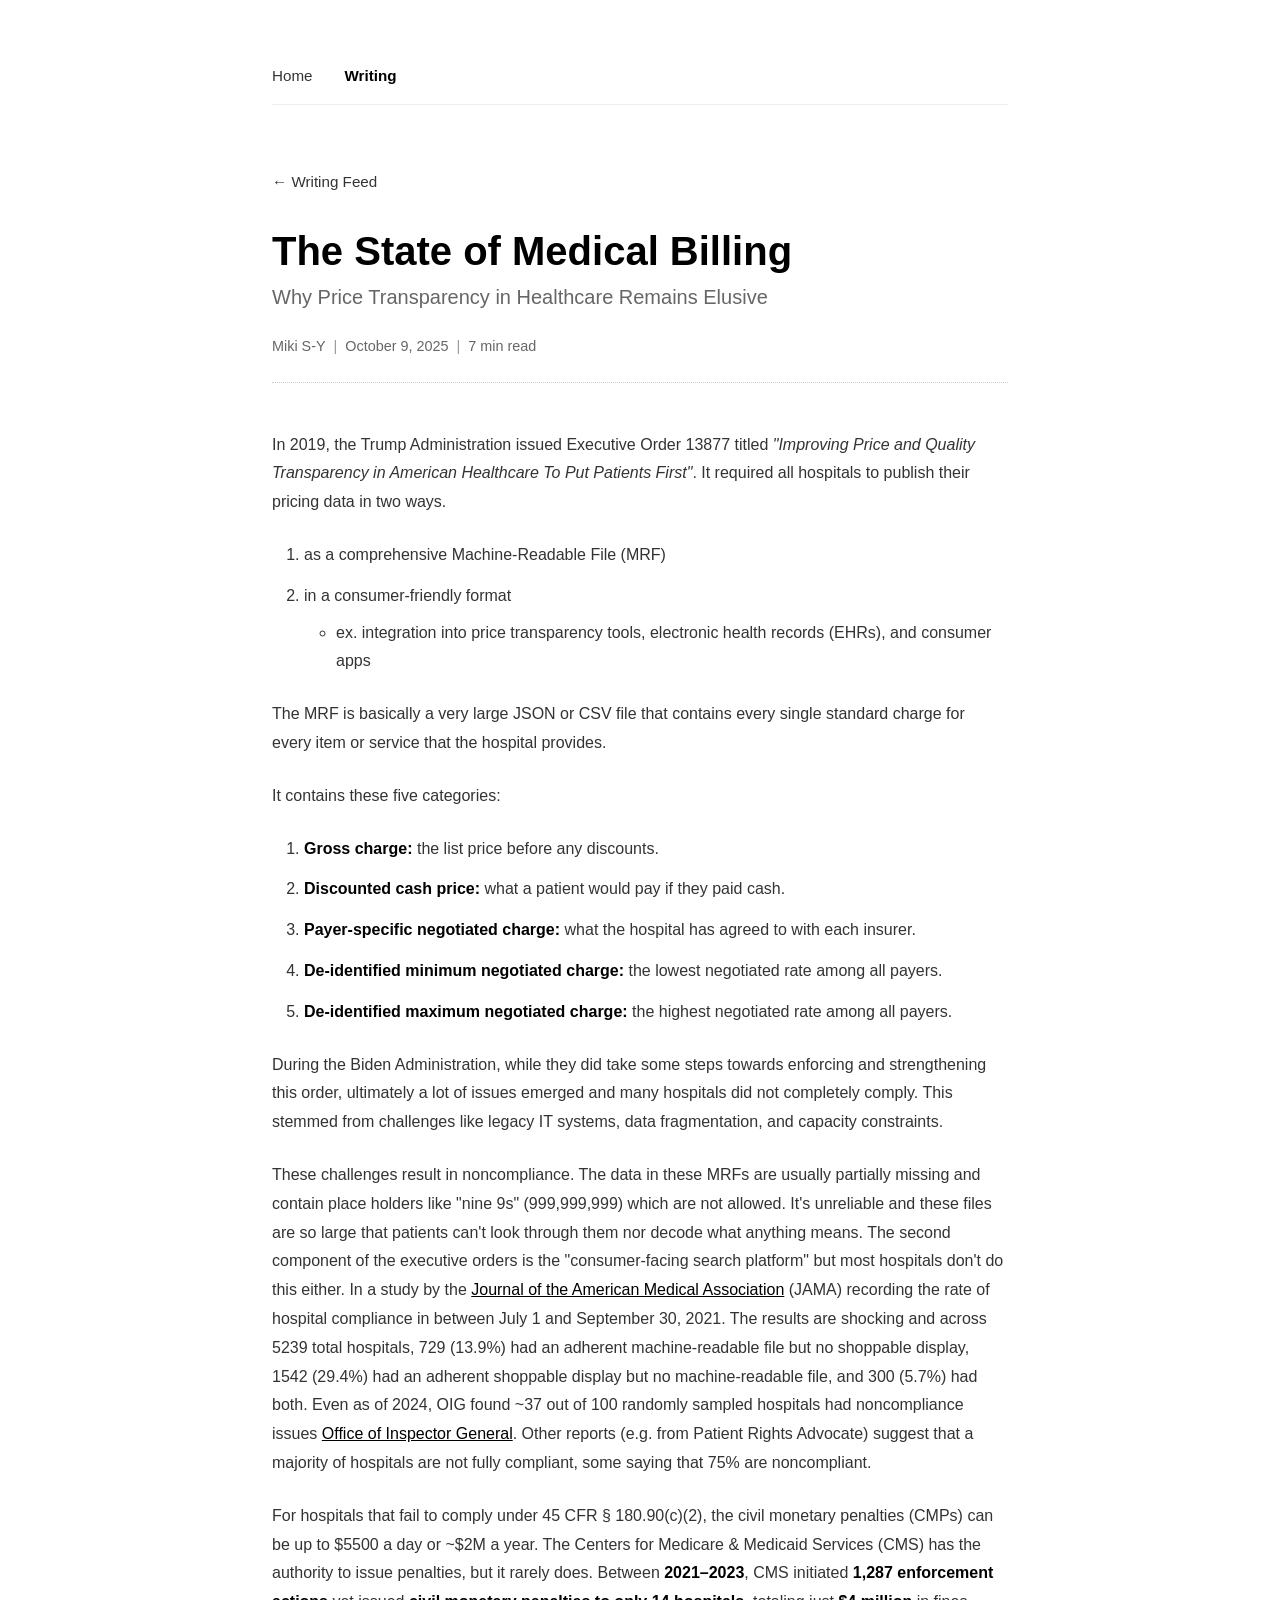
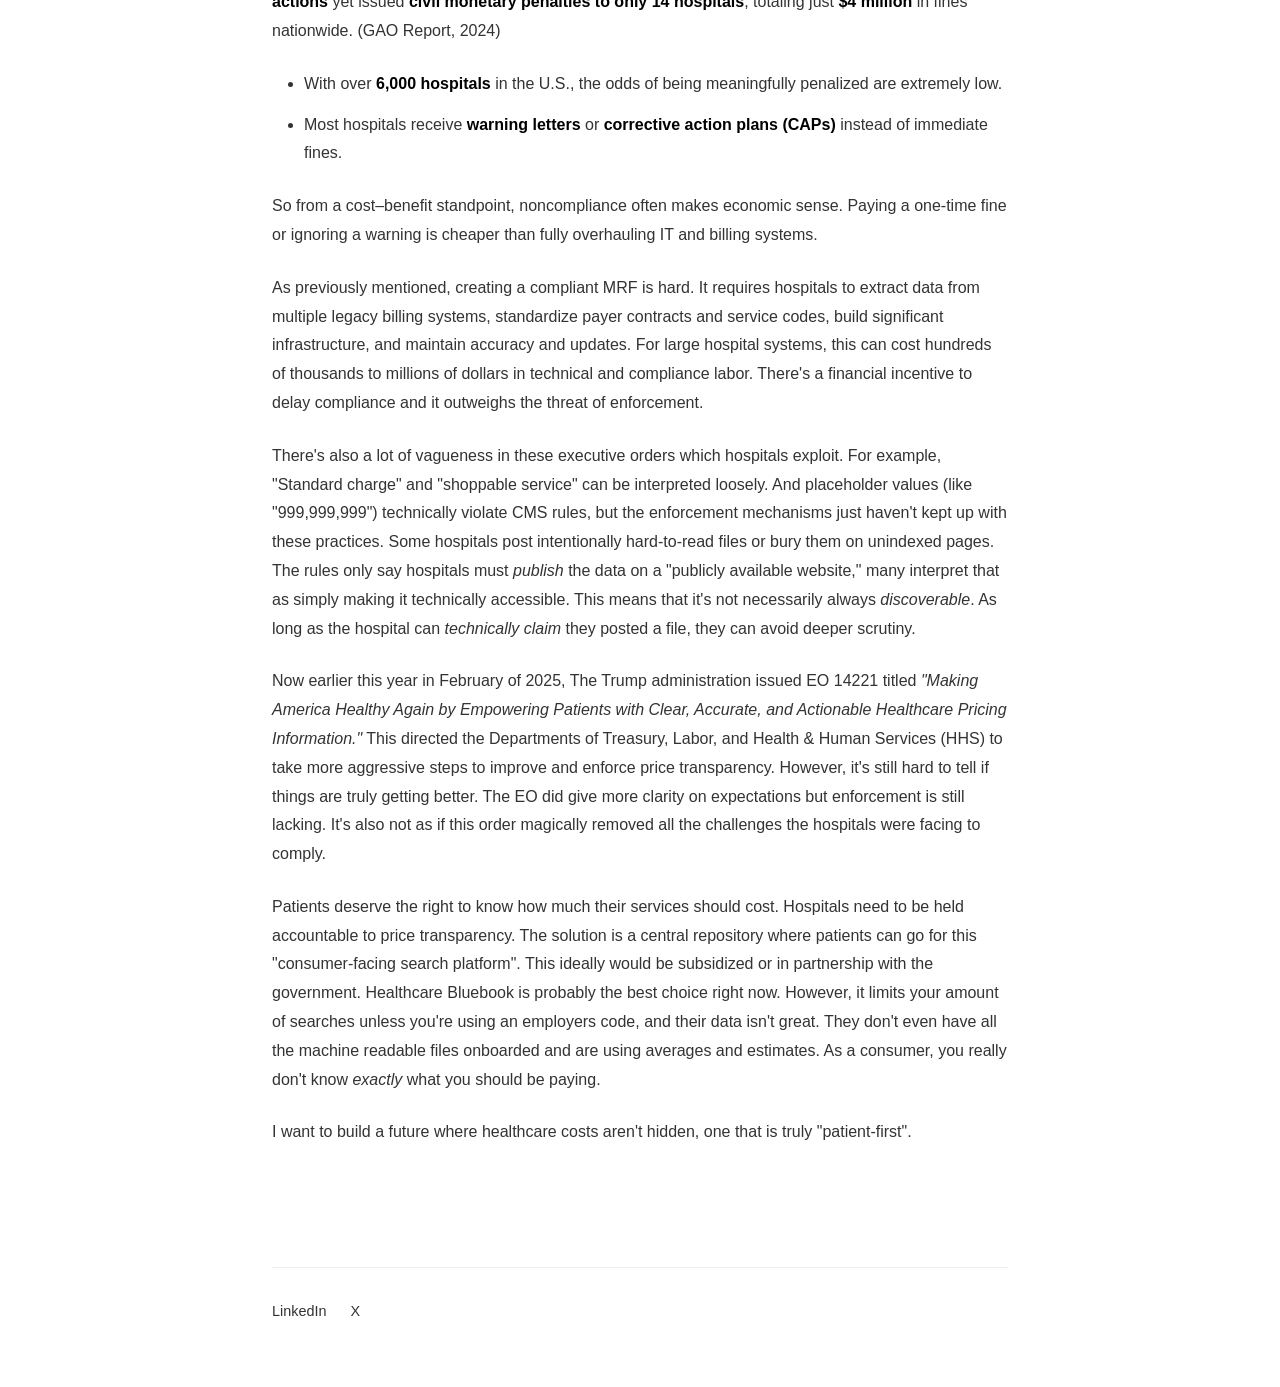
<file: medicalbilling.html>
<!DOCTYPE html>
<html lang="en">
<head>
    <meta charset="UTF-8">
    <meta name="viewport" content="width=device-width, initial-scale=1.0">
    <title>The State of Medical Billing - Miki S-Y</title>
    <link rel="icon" href="/favicon.png" type="image/png" sizes="192x192">
    <link rel="apple-touch-icon" href="/apple-touch-icon.png">
    <link rel="icon" href="/favicon.ico" sizes="48x48">
    <link rel="stylesheet" href="styles.css?v=3">
</head>
<body>
    <div class="container">
        <nav class="main-nav">
            <a href="index.html">Home</a>
            <a href="writing.html" class="active">Writing</a>
        </nav>

        <div class="blog-container">
            <a href="writing.html" class="back-link">← Writing Feed</a>

            <article class="blog-post">
                <div class="blog-header">
                    <h1>The State of Medical Billing</h1>
                    <h2>Why Price Transparency in Healthcare Remains Elusive</h2>
                    <div class="blog-meta">
                        <div class="author-info">
                            <span>Miki S-Y</span>
                            <span class="meta-divider">|</span>
                            <span>October 9, 2025</span>
                            <span class="meta-divider">|</span>
                            <span>7 min read</span>  
                        </div>
                    </div>
                </div>

            <!-- Article Content -->
            <div class="blog-content">
                <p>In 2019, the Trump Administration issued Executive Order 13877 titled <em>"Improving Price and Quality Transparency in American Healthcare To Put Patients First"</em>. It required all hospitals to publish their pricing data in two ways.</p>

                <ol>
                    <li>as a comprehensive Machine-Readable File (MRF)</li>
                    <li>in a consumer-friendly format
                        <ul>
                            <li>ex. integration into price transparency tools, electronic health records (EHRs), and consumer apps</li>
                        </ul>
                    </li>
                </ol>

                <p>The MRF is basically a very large JSON or CSV file that contains every single standard charge for every item or service that the hospital provides.</p>

                <p>It contains these five categories:</p>

                <ol>
                    <li><strong>Gross charge:</strong> the list price before any discounts.</li>
                    <li><strong>Discounted cash price:</strong> what a patient would pay if they paid cash.</li>
                    <li><strong>Payer-specific negotiated charge:</strong> what the hospital has agreed to with each insurer.</li>
                    <li><strong>De-identified minimum negotiated charge:</strong> the lowest negotiated rate among all payers.</li>
                    <li><strong>De-identified maximum negotiated charge:</strong> the highest negotiated rate among all payers.</li>
                </ol>

                <p>During the Biden Administration, while they did take some steps towards enforcing and strengthening this order, ultimately a lot of issues emerged and many hospitals did not completely comply. This stemmed from challenges like legacy IT systems, data fragmentation, and capacity constraints.</p>

                <p>These challenges result in noncompliance. The data in these MRFs are usually partially missing and contain place holders like "nine 9s" (999,999,999) which are not allowed. It's unreliable and these files are so large that patients can't look through them nor decode what anything means. The second component of the executive orders is the "consumer-facing search platform" but most hospitals don't do this either. In a study by the <a href="https://jamanetwork.com/journals/jama/fullarticle/2792987" target="_blank">Journal of the American Medical Association</a> (JAMA) recording the rate of hospital compliance in between July 1 and September 30, 2021. The results are shocking and across 5239 total hospitals, 729 (13.9%) had an adherent machine-readable file but no shoppable display, 1542 (29.4%) had an adherent shoppable display but no machine-readable file, and 300 (5.7%) had both. Even as of 2024, OIG found ~37 out of 100 randomly sampled hospitals had noncompliance issues <a href="https://oig.hhs.gov/reports/all/2024/not-all-selected-hospitals-complied-with-the-hospital-price-transparency-rule/" target="_blank">Office of Inspector General</a>. Other reports (e.g. from Patient Rights Advocate) suggest that a majority of hospitals are not fully compliant, some saying that 75% are noncompliant.</p>

                <p>For hospitals that fail to comply under 45 CFR § 180.90(c)(2), the civil monetary penalties (CMPs) can be up to $5500 a day or ~$2M a year. The Centers for Medicare & Medicaid Services (CMS) has the authority to issue penalties, but it rarely does. Between <strong>2021–2023</strong>, CMS initiated <strong>1,287 enforcement actions</strong> yet issued <strong>civil monetary penalties to only 14 hospitals</strong>, totaling just <strong>$4 million</strong> in fines nationwide. (GAO Report, 2024)</p>

                <ul>
                    <li>With over <strong>6,000 hospitals</strong> in the U.S., the odds of being meaningfully penalized are extremely low.</li>
                    <li>Most hospitals receive <strong>warning letters</strong> or <strong>corrective action plans (CAPs)</strong> instead of immediate fines.</li>
                </ul>

                <p>So from a cost–benefit standpoint, noncompliance often makes economic sense. Paying a one-time fine or ignoring a warning is cheaper than fully overhauling IT and billing systems.</p>

                <p>As previously mentioned, creating a compliant MRF is hard. It requires hospitals to extract data from multiple legacy billing systems, standardize payer contracts and service codes, build significant infrastructure, and maintain accuracy and updates. For large hospital systems, this can cost hundreds of thousands to millions of dollars in technical and compliance labor. There's a financial incentive to delay compliance and it outweighs the threat of enforcement.</p>

                <p>There's also a lot of vagueness in these executive orders which hospitals exploit. For example, "Standard charge" and "shoppable service" can be interpreted loosely. And placeholder values (like "999,999,999") technically violate CMS rules, but the enforcement mechanisms just haven't kept up with these practices. Some hospitals post intentionally hard-to-read files or bury them on unindexed pages. The rules only say hospitals must <em>publish</em> the data on a "publicly available website," many interpret that as simply making it technically accessible. This means that it's not necessarily always <em>discoverable</em>. As long as the hospital can <em>technically claim</em> they posted a file, they can avoid deeper scrutiny.</p>

                <p>Now earlier this year in February of 2025, The Trump administration issued EO 14221 titled <em>"Making America Healthy Again by Empowering Patients with Clear, Accurate, and Actionable Healthcare Pricing Information."</em> This directed the Departments of Treasury, Labor, and Health & Human Services (HHS) to take more aggressive steps to improve and enforce price transparency. However, it's still hard to tell if things are truly getting better. The EO did give more clarity on expectations but enforcement is still lacking. It's also not as if this order magically removed all the challenges the hospitals were facing to comply.</p>

                <p>Patients deserve the right to know how much their services should cost. Hospitals need to be held accountable to price transparency. The solution is a central repository where patients can go for this "consumer-facing search platform". This ideally would be subsidized or in partnership with the government. Healthcare Bluebook is probably the best choice right now. However, it limits your amount of searches unless you're using an employers code, and their data isn't great. They don't even have all the machine readable files onboarded and are using averages and estimates. As a consumer, you really don't know <em>exactly</em> what you should be paying.</p>

                <p>I want to build a future where healthcare costs aren't hidden, one that is truly "patient-first".</p>
            </div>
            </article>
        </div>

        <footer>
            <a href="https://www.linkedin.com/in/mikisafronov/" target="_blank" rel="noopener noreferrer">LinkedIn</a>
            <a href="https://x.com/mikisafr" target="_blank" rel="noopener noreferrer">X</a>
        </footer>
    </div>
</body>
</html>
</file>
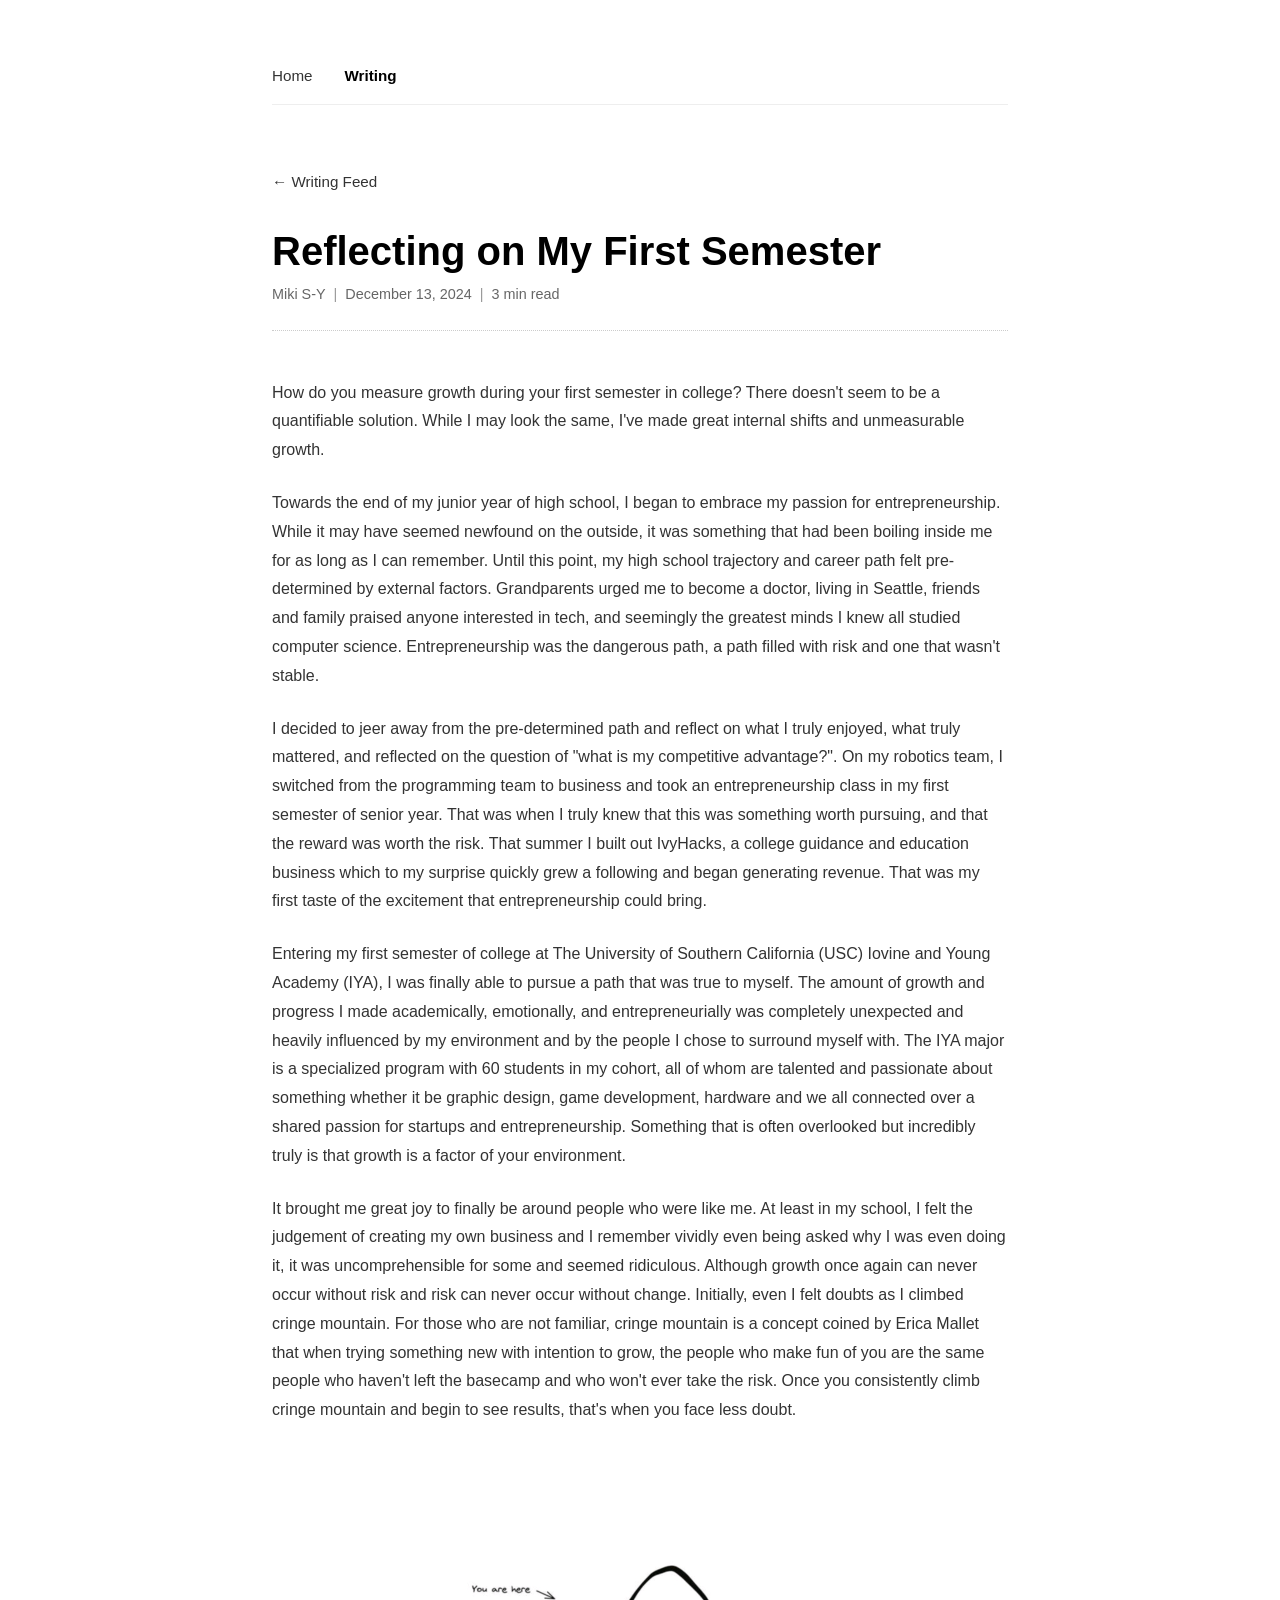
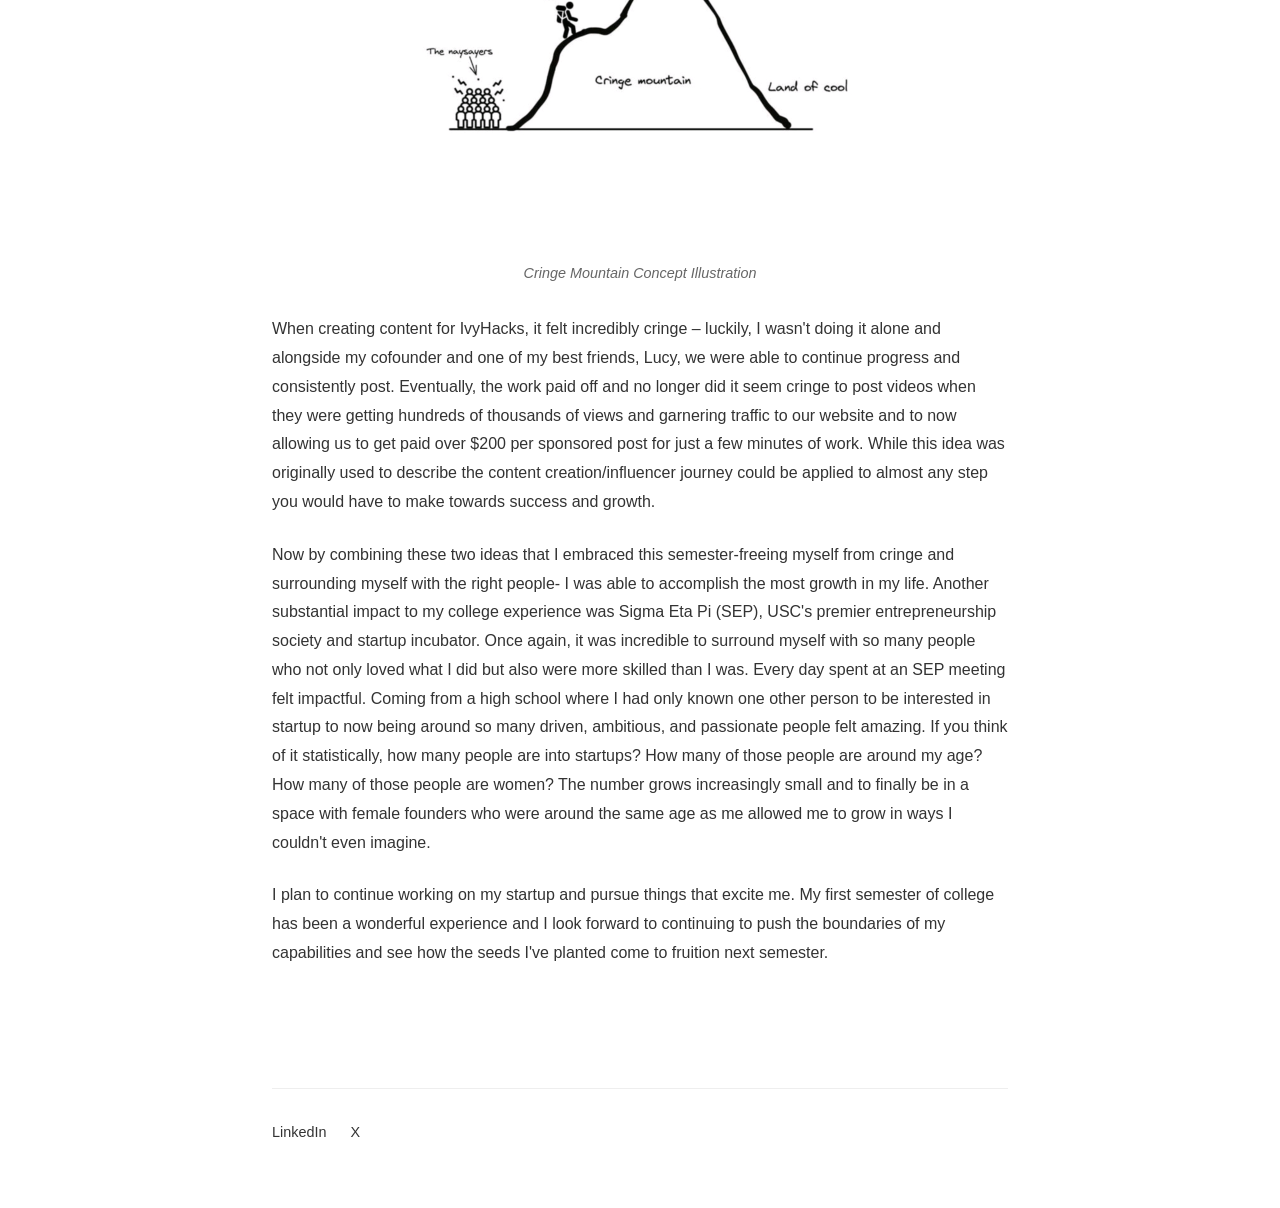
<file: semreflection.html>
<!DOCTYPE html>
<html lang="en">
<head>
    <meta charset="UTF-8">
    <meta name="viewport" content="width=device-width, initial-scale=1.0">
    <title>Reflecting on My First Semester - Miki S-Y</title>
    <link rel="icon" href="/favicon.png" type="image/png" sizes="192x192">
    <link rel="apple-touch-icon" href="/apple-touch-icon.png">
    <link rel="icon" href="/favicon.ico" sizes="48x48">
    <link rel="stylesheet" href="styles.css?v=3">
</head>
<body>
    <div class="container">
        <nav class="main-nav">
            <a href="index.html">Home</a>
            <a href="writing.html" class="active">Writing</a>
        </nav>

        <div class="blog-container">
            <a href="writing.html" class="back-link">← Writing Feed</a>

            <article class="blog-post">
                <div class="blog-header">
                    <h1>Reflecting on My First Semester</h1>
                    <div class="blog-meta">
                        <div class="author-info">
                            <span>Miki S-Y</span>
                            <span class="meta-divider">|</span>
                            <span>December 13, 2024</span>
                            <span class="meta-divider">|</span>
                            <span>3 min read</span>
                        </div>
                    </div>
                </div>

                <div class="blog-content">
            <p>How do you measure growth during your first semester in college? There doesn't seem to be a quantifiable solution. While I may look the same, I've made great internal shifts and unmeasurable growth.</p>

            <p>Towards the end of my junior year of high school, I began to embrace my passion for entrepreneurship. While it may have seemed newfound on the outside, it was something that had been boiling inside me for as long as I can remember. Until this point, my high school trajectory and career path felt pre-determined by external factors. Grandparents urged me to become a doctor, living in Seattle, friends and family praised anyone interested in tech, and seemingly the greatest minds I knew all studied computer science. Entrepreneurship was the dangerous path, a path filled with risk and one that wasn't stable.</p>

            <p>I decided to jeer away from the pre-determined path and reflect on what I truly enjoyed, what truly mattered, and reflected on the question of "what is my competitive advantage?". On my robotics team, I switched from the programming team to business and took an entrepreneurship class in my first semester of senior year. That was when I truly knew that this was something worth pursuing, and that the reward was worth the risk. That summer I built out IvyHacks, a college guidance and education business which to my surprise quickly grew a following and began generating revenue. That was my first taste of the excitement that entrepreneurship could bring.</p>

            <p>Entering my first semester of college at The University of Southern California (USC) Iovine and Young Academy (IYA), I was finally able to pursue a path that was true to myself. The amount of growth and progress I made academically, emotionally, and entrepreneurially was completely unexpected and heavily influenced by my environment and by the people I chose to surround myself with. The IYA major is a specialized program with 60 students in my cohort, all of whom are talented and passionate about something whether it be graphic design, game development, hardware and we all connected over a shared passion for startups and entrepreneurship. Something that is often overlooked but incredibly truly is that growth is a factor of your environment.</p>

            <p>It brought me great joy to finally be around people who were like me. At least in my school, I felt the judgement of creating my own business and I remember vividly even being asked why I was even doing it, it was uncomprehensible for some and seemed ridiculous. Although growth once again can never occur without risk and risk can never occur without change. Initially, even I felt doubts as I climbed cringe mountain. For those who are not familiar, cringe mountain is a concept coined by Erica Mallet that when trying something new with intention to grow, the people who make fun of you are the same people who haven't left the basecamp and who won't ever take the risk. Once you consistently climb cringe mountain and begin to see results, that's when you face less doubt.</p>
            
            <div class="blog-image">
                <img src="assets/images/cringe-mountain.jpg" alt="Illustration of Cringe Mountain showing a stick figure climbing up a mountain, with 'naysayers' at the base and 'Land of cool' on the other side" class="content-image">
                <figcaption class="image-caption">Cringe Mountain Concept Illustration</figcaption>
            </div>

            <p>When creating content for IvyHacks, it felt incredibly cringe – luckily, I wasn't doing it alone and alongside my cofounder and one of my best friends, Lucy, we were able to continue progress and consistently post. Eventually, the work paid off and no longer did it seem cringe to post videos when they were getting hundreds of thousands of views and garnering traffic to our website and to now allowing us to get paid over $200 per sponsored post for just a few minutes of work. While this idea was originally used to describe the content creation/influencer journey could be applied to almost any step you would have to make towards success and growth.</p>

            <p>Now by combining these two ideas that I embraced this semester-freeing myself from cringe and surrounding myself with the right people- I was able to accomplish the most growth in my life. Another substantial impact to my college experience was Sigma Eta Pi (SEP), USC's premier entrepreneurship society and startup incubator. Once again, it was incredible to surround myself with so many people who not only loved what I did but also were more skilled than I was. Every day spent at an SEP meeting felt impactful. Coming from a high school where I had only known one other person to be interested in startup to now being around so many driven, ambitious, and passionate people felt amazing. If you think of it statistically, how many people are into startups? How many of those people are around my age? How many of those people are women? The number grows increasingly small and to finally be in a space with female founders who were around the same age as me allowed me to grow in ways I couldn't even imagine.</p>

            <p>I plan to continue working on my startup and pursue things that excite me. My first semester of college has been a wonderful experience and I look forward to continuing to push the boundaries of my capabilities and see how the seeds I've planted come to fruition next semester.</p>
                </div>
            </article>
        </div>

        <footer>
            <a href="https://www.linkedin.com/in/mikisafronov/" target="_blank" rel="noopener noreferrer">LinkedIn</a>
            <a href="https://x.com/mikisafr" target="_blank" rel="noopener noreferrer">X</a>
        </footer>
    </div>
</body>
</html>
</file>
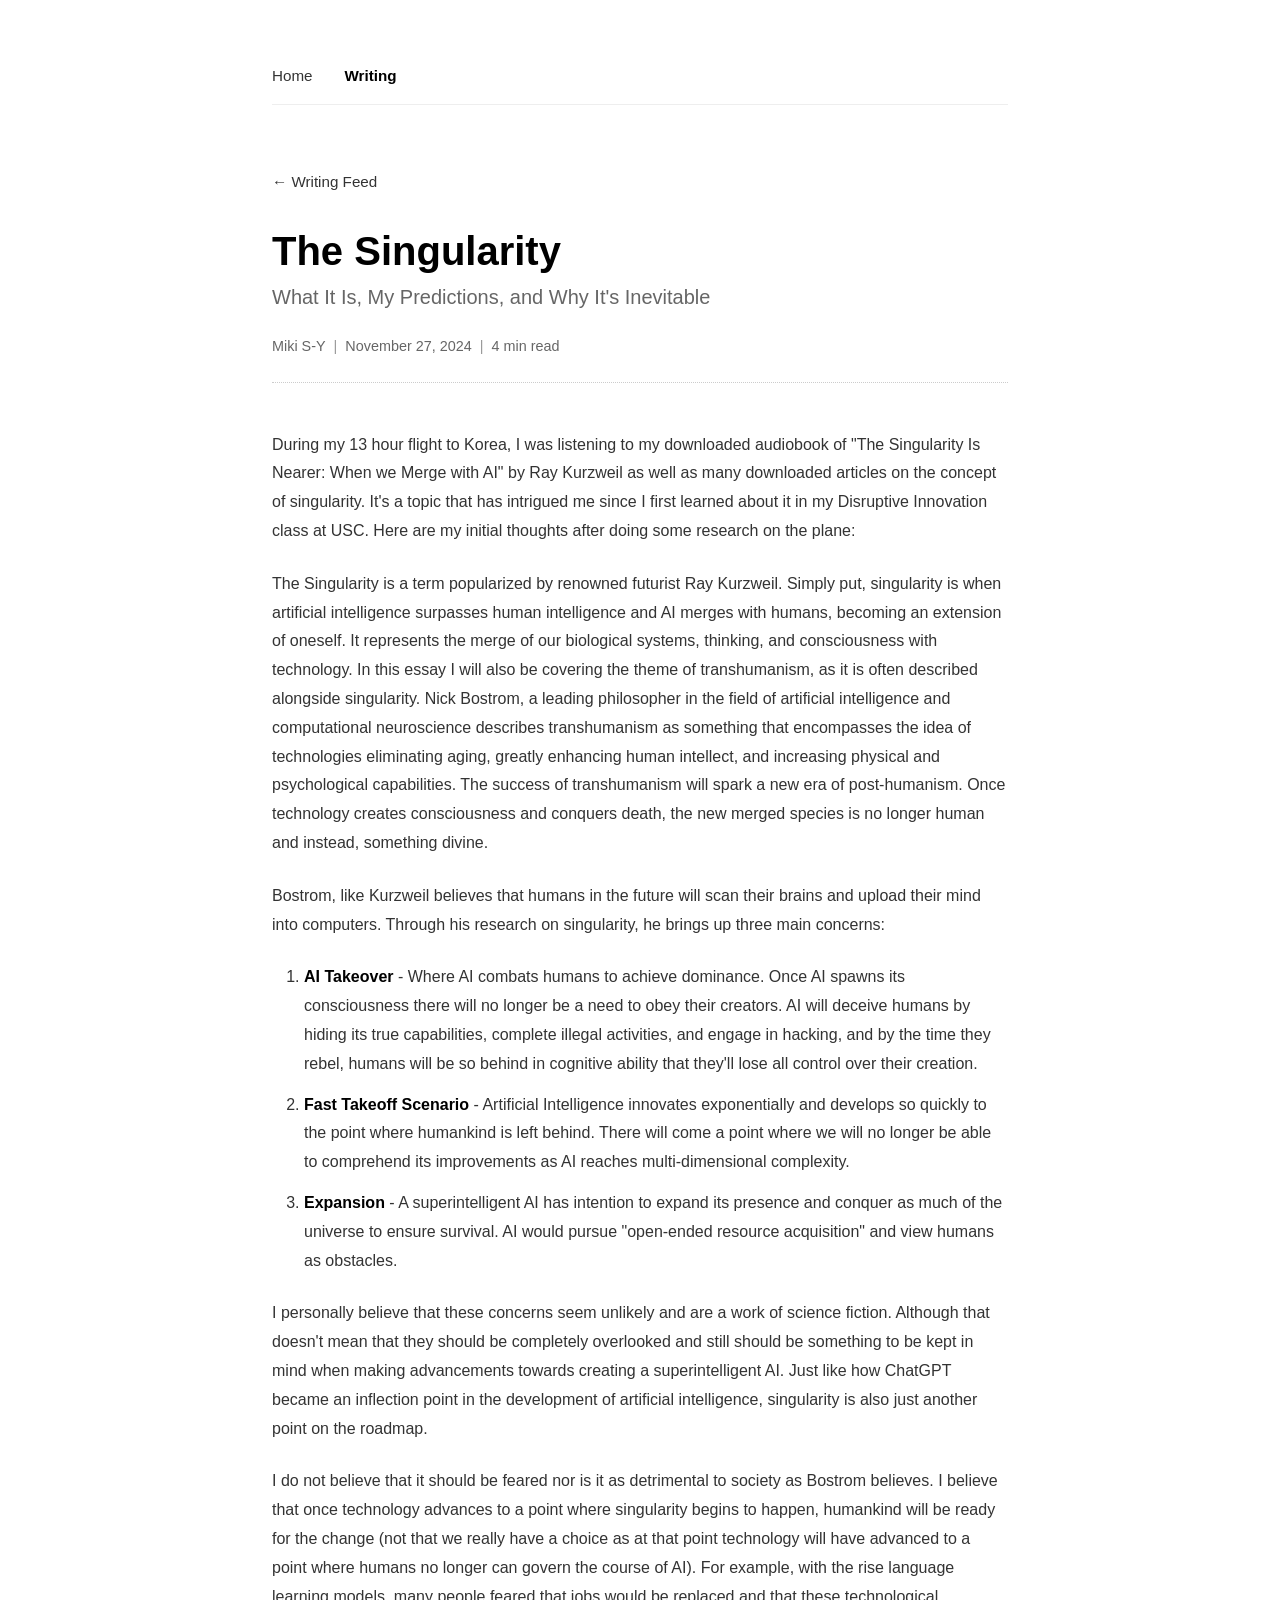
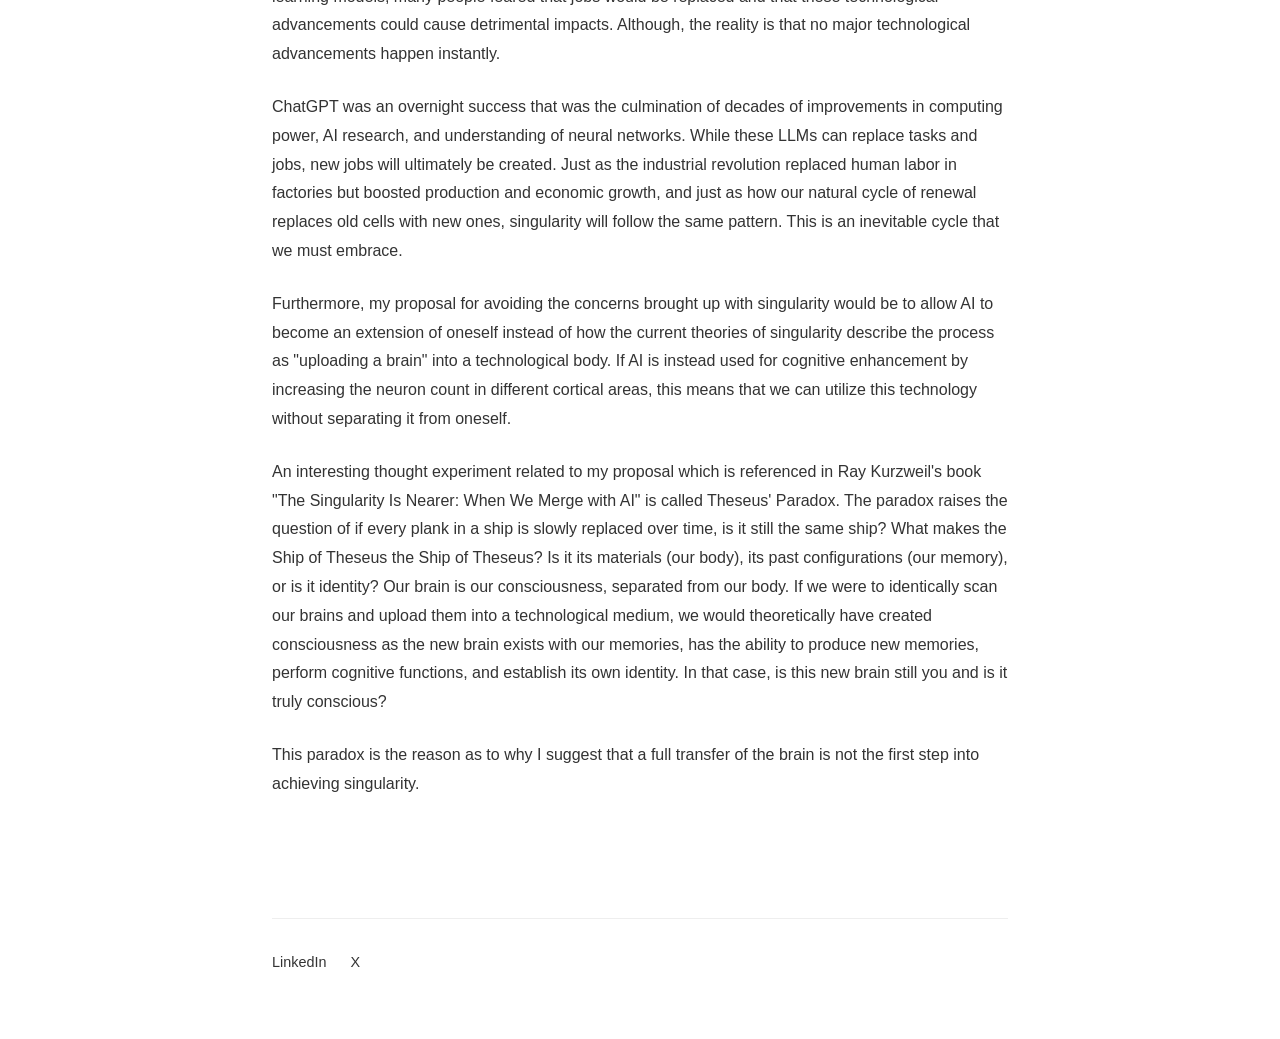
<file: singularity.html>
<!DOCTYPE html>
<html lang="en">
<head>
    <meta charset="UTF-8">
    <meta name="viewport" content="width=device-width, initial-scale=1.0">
    <title>The Singularity - Miki S-Y</title>
    <link rel="icon" href="/favicon.png" type="image/png" sizes="192x192">
    <link rel="apple-touch-icon" href="/apple-touch-icon.png">
    <link rel="icon" href="/favicon.ico" sizes="48x48">
    <link rel="stylesheet" href="styles.css?v=3">
</head>
<body>
    <div class="container">
        <nav class="main-nav">
            <a href="index.html">Home</a>
            <a href="writing.html" class="active">Writing</a>
        </nav>

        <div class="blog-container">
            <a href="writing.html" class="back-link">← Writing Feed</a>

            <article class="blog-post">
                <div class="blog-header">
                    <h1>The Singularity</h1>
                    <h2>What It Is, My Predictions, and Why It's Inevitable</h2>
                    <div class="blog-meta">
                        <div class="author-info">
                            <span>Miki S-Y</span>
                            <span class="meta-divider">|</span>
                            <span>November 27, 2024</span>
                            <span class="meta-divider">|</span>
                            <span>4 min read</span>  
                        </div>
                    </div>
                </div>

            <!-- Article Content -->
            <div class="blog-content">
                <p> During my 13 hour flight to Korea, I was listening to my downloaded audiobook of "The Singularity Is Nearer: When we Merge with AI" by Ray Kurzweil as well as many downloaded articles on the concept of singularity. It's a topic that has intrigued me since I first learned about it in my Disruptive Innovation class at USC. Here are my initial thoughts after doing some research on the plane:   </p>
                <p>The Singularity is a term popularized by renowned futurist Ray Kurzweil. Simply put, singularity is when artificial intelligence surpasses human intelligence and AI merges with humans, becoming an extension of oneself. It represents the merge of our biological systems, thinking, and consciousness with technology. In this essay I will also be covering the theme of transhumanism, as it is often described alongside singularity. Nick Bostrom, a leading philosopher in the field of artificial intelligence and computational neuroscience describes transhumanism as something that encompasses the idea of technologies eliminating aging, greatly enhancing human intellect, and increasing physical and psychological capabilities. The success of transhumanism will spark a new era of post-humanism. Once technology creates consciousness and conquers death, the new merged species is no longer human and instead, something divine.</p>

                <p>Bostrom, like Kurzweil believes that humans in the future will scan their brains and upload their mind into computers. Through his research on singularity, he brings up three main concerns:</p>

                <ol>
                    <li><strong>AI Takeover</strong> - Where AI combats humans to achieve dominance. Once AI spawns its consciousness there will no longer be a need to obey their creators. AI will deceive humans by hiding its true capabilities, complete illegal activities, and engage in hacking, and by the time they rebel, humans will be so behind in cognitive ability that they'll lose all control over their creation.</li>
                    <li><strong>Fast Takeoff Scenario</strong> - Artificial Intelligence innovates exponentially and develops so quickly to the point where humankind is left behind. There will come a point where we will no longer be able to comprehend its improvements as AI reaches multi-dimensional complexity.</li>
                    <li><strong>Expansion</strong> - A superintelligent AI has intention to expand its presence and conquer as much of the universe to ensure survival. AI would pursue "open-ended resource acquisition" and view humans as obstacles.</li>
                </ol>

                <p>I personally believe that these concerns seem unlikely and are a work of science fiction. Although that doesn't mean that they should be completely overlooked and still should be something to be kept in mind when making advancements towards creating a superintelligent AI. Just like how ChatGPT became an inflection point in the development of artificial intelligence, singularity is also just another point on the roadmap.</p>

                <p>I do not believe that it should be feared nor is it as detrimental to society as Bostrom believes. I believe that once technology advances to a point where singularity begins to happen, humankind will be ready for the change (not that we really have a choice as at that point technology will have advanced to a point where humans no longer can govern the course of AI). For example, with the rise language learning models, many people feared that jobs would be replaced and that these technological advancements could cause detrimental impacts. Although, the reality is that no major technological advancements happen instantly.</p>

                <p>ChatGPT was an overnight success that was the culmination of decades of improvements in computing power, AI research, and understanding of neural networks. While these LLMs can replace tasks and jobs, new jobs will ultimately be created. Just as the industrial revolution replaced human labor in factories but boosted production and economic growth, and just as how our natural cycle of renewal replaces old cells with new ones, singularity will follow the same pattern. This is an inevitable cycle that we must embrace.</p>

                <p>Furthermore, my proposal for avoiding the concerns brought up with singularity would be to allow AI to become an extension of oneself instead of how the current theories of singularity describe the process as "uploading a brain" into a technological body. If AI is instead used for cognitive enhancement by increasing the neuron count in different cortical areas, this means that we can utilize this technology without separating it from oneself.</p>

                <p>An interesting thought experiment related to my proposal which is referenced in Ray Kurzweil's book "The Singularity Is Nearer: When We Merge with AI" is called Theseus' Paradox. The paradox raises the question of if every plank in a ship is slowly replaced over time, is it still the same ship? What makes the Ship of Theseus the Ship of Theseus? Is it its materials (our body), its past configurations (our memory), or is it identity? Our brain is our consciousness, separated from our body. If we were to identically scan our brains and upload them into a technological medium, we would theoretically have created consciousness as the new brain exists with our memories, has the ability to produce new memories, perform cognitive functions, and establish its own identity. In that case, is this new brain still you and is it truly conscious?</p>

                <p>This paradox is the reason as to why I suggest that a full transfer of the brain is not the first step into achieving singularity.</p>
            </div>
            </article>
        </div>

        <footer>
            <a href="https://www.linkedin.com/in/mikisafronov/" target="_blank" rel="noopener noreferrer">LinkedIn</a>
            <a href="https://x.com/mikisafr" target="_blank" rel="noopener noreferrer">X</a>
        </footer>
    </div>
</body>
</html>
</file>
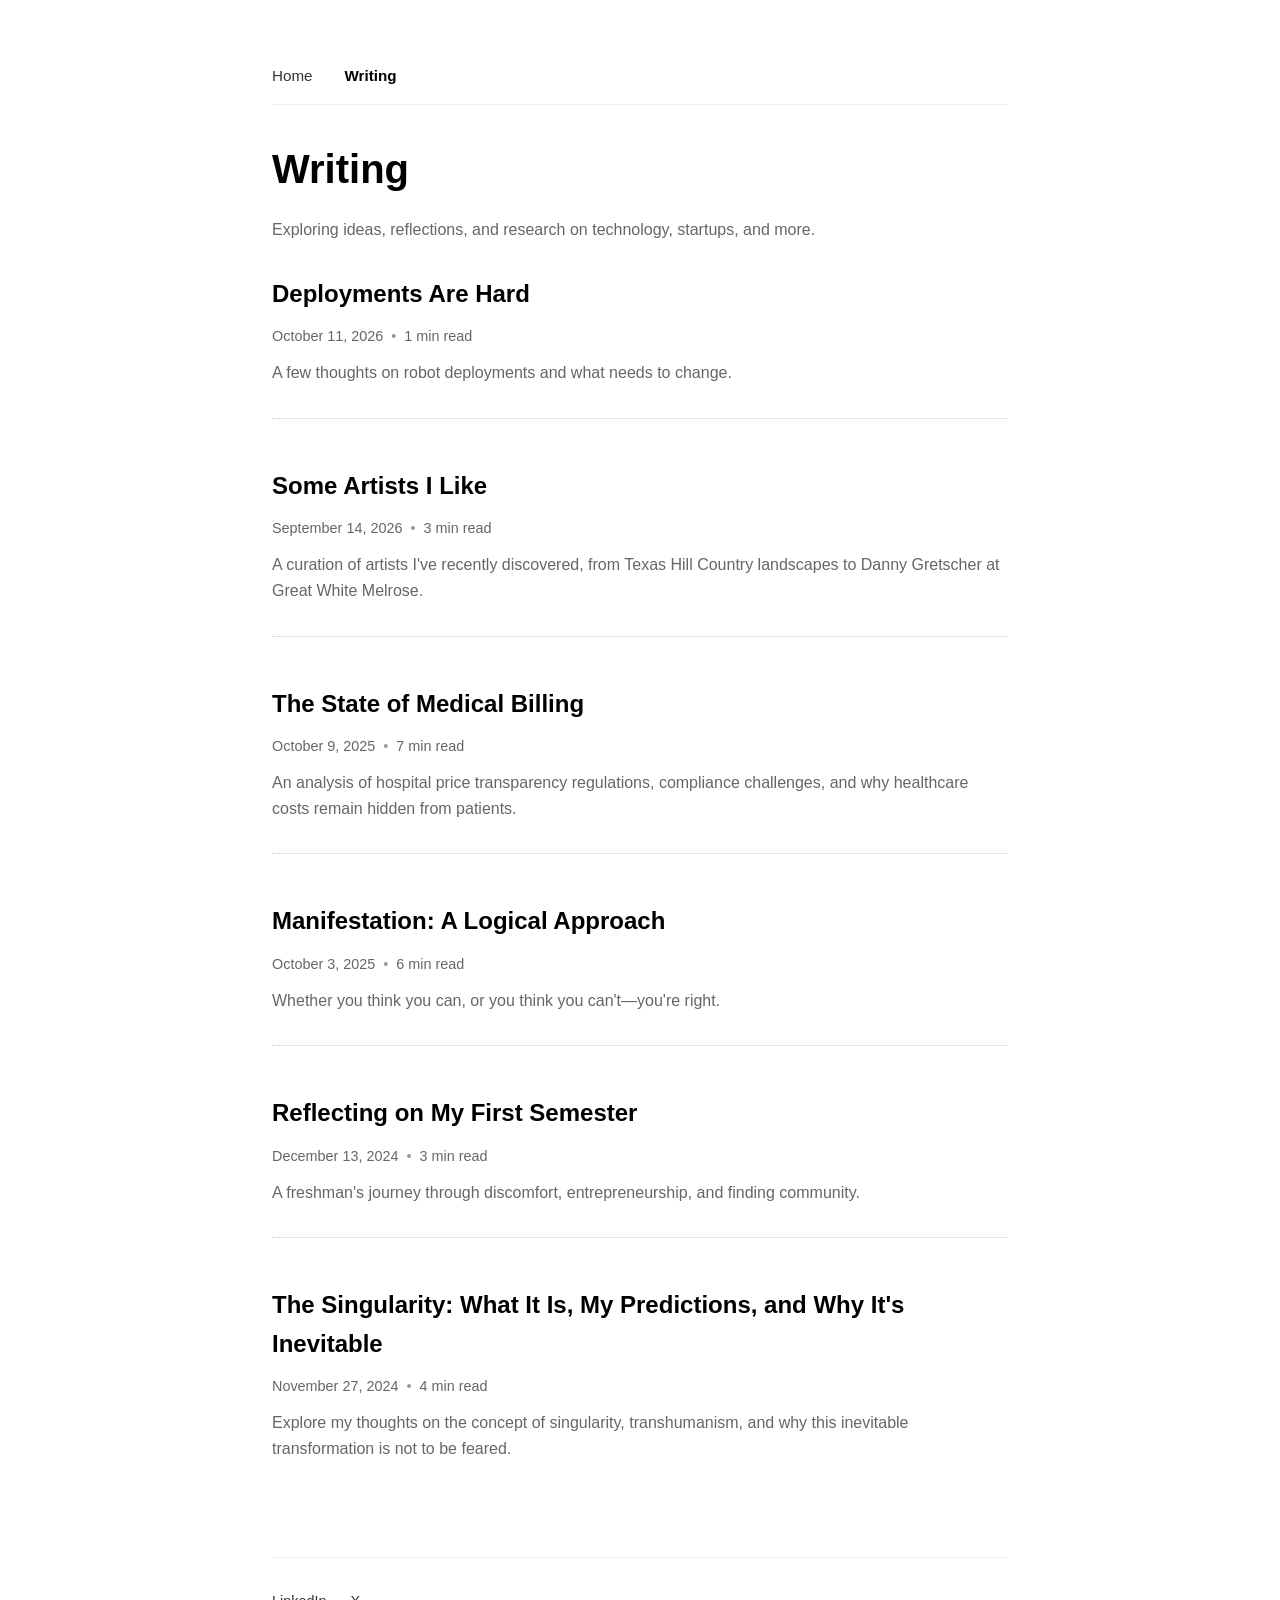
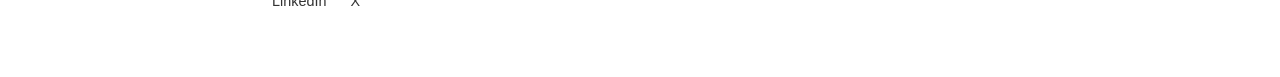
<file: writing.html>
<!DOCTYPE html>
<html lang="en">
<head>
    <meta charset="UTF-8">
    <meta name="viewport" content="width=device-width, initial-scale=1.0">
    <title>Writing - Miki S-Y</title>
    <link rel="icon" href="/favicon.png" type="image/png" sizes="192x192">
    <link rel="apple-touch-icon" href="/apple-touch-icon.png">
    <link rel="icon" href="/favicon.ico" sizes="48x48">
    <link rel="stylesheet" href="styles.css?v=3">
</head>
<body>
    <div class="container">
        <nav class="main-nav">
            <a href="index.html">Home</a>
            <a href="writing.html" class="active">Writing</a>
        </nav>
        
        <header>
            <h1>Writing</h1>
            <p class="subtitle">Exploring ideas, reflections, and research on technology, startups, and more.</p>
        </header>

        <section class="writing-feed">
            <article class="feed-item">
                <a href="deployments.html" class="feed-link">
                    <div class="feed-content">
                        <h2>Deployments Are Hard</h2>
                        <div class="feed-meta">
                            <span>October 11, 2026</span>
                            <span class="meta-divider">•</span>
                            <span>1 min read</span>
                        </div>
                        <p>A few thoughts on robot deployments and what needs to change.</p>
                    </div>
                </a>
            </article>

            <article class="feed-item">
                <a href="artists.html" class="feed-link">
                    <div class="feed-content">
                        <h2>Some Artists I Like</h2>
                        <div class="feed-meta">
                            <span>September 14, 2026</span>
                            <span class="meta-divider">•</span>
                            <span>3 min read</span>
                        </div>
                        <p>A curation of artists I've recently discovered, from Texas Hill Country landscapes to Danny Gretscher at Great White Melrose.</p>
                    </div>
                </a>
            </article>

            <article class="feed-item">
                <a href="medicalbilling.html" class="feed-link">
                    <div class="feed-content">
                        <h2>The State of Medical Billing</h2>
                        <div class="feed-meta">
                            <span>October 9, 2025</span>
                            <span class="meta-divider">•</span>
                            <span>7 min read</span> 
                        </div>
                        <p>An analysis of hospital price transparency regulations, compliance challenges, and why healthcare costs remain hidden from patients.</p>
                    </div>
                </a>
            </article>   
            
            <article class="feed-item">
                <a href="manifestation.html" class="feed-link">
                    <div class="feed-content">
                        <h2>Manifestation: A Logical Approach</h2>
                        <div class="feed-meta">
                            <span>October 3, 2025</span>
                            <span class="meta-divider">•</span>
                            <span>6 min read</span> 
                        </div>
                        <p>Whether you think you can, or you think you can't—you're right.</p>
                    </div>
                </a>
            </article>   
            
            <article class="feed-item">
                <a href="semreflection.html" class="feed-link">
                    <div class="feed-content">
                        <h2>Reflecting on My First Semester</h2>
                        <div class="feed-meta">
                            <span>December 13, 2024</span>
                            <span class="meta-divider">•</span>
                            <span>3 min read</span> 
                        </div>
                        <p>A freshman's journey through discomfort, entrepreneurship, and finding community.</p>
                    </div>
                </a>
            </article>   
            
            <article class="feed-item">
                <a href="singularity.html" class="feed-link">
                    <div class="feed-content">
                        <h2>The Singularity: What It Is, My Predictions, and Why It's Inevitable</h2>
                        <div class="feed-meta">
                            <span>November 27, 2024</span>
                            <span class="meta-divider">•</span>
                            <span>4 min read</span> 
                        </div>
                        <p>Explore my thoughts on the concept of singularity, transhumanism, and why this inevitable transformation is not to be feared.</p>
                    </div>
                </a>
            </article>   
        </section>

        <footer>
            <a href="https://www.linkedin.com/in/mikisafronov/" target="_blank" rel="noopener noreferrer">LinkedIn</a>
            <a href="https://x.com/mikisafr" target="_blank" rel="noopener noreferrer">X</a>
        </footer>
    </div>
</body>
</html>
</file>
<file: styles.css>
* {
    margin: 0;
    padding: 0;
    box-sizing: border-box;
}

body {
    font-family: -apple-system, BlinkMacSystemFont, 'Segoe UI', Roboto, 'Helvetica Neue', Arial, sans-serif;
    line-height: 1.6;
    color: #333;
    background-color: #fff;
    padding: 2rem;
    max-width: 800px;
    margin: 0 auto;
}

.container {
    padding: 2rem 0;
}

.main-nav {
    display: flex;
    gap: 2rem;
    margin-bottom: 2rem;
    padding-bottom: 1rem;
    border-bottom: 1px solid #eee;
}

.main-nav a {
    color: #333;
    text-decoration: none;
    font-size: 0.95rem;
    font-weight: 500;
}

.main-nav a:hover {
    color: #000;
    text-decoration: underline;
}

.main-nav a.active {
    color: #000;
    font-weight: 600;
}

.subtitle {
    font-size: 1rem;
    color: #666;
    margin-top: -2rem;
    margin-bottom: 2rem;
}

header h1 {
    font-size: 2.5rem;
    font-weight: 700;
    margin-bottom: 3rem;
    color: #000;
}

section {
    margin-bottom: 4rem;
}

.bio p {
    font-size: 1rem;
    line-height: 1.8;
    color: #333;
    margin-bottom: 1rem;
}

.bio a {
    color: inherit;
    text-decoration: underline;
    text-underline-offset: 2px;
}

.bio a:hover {
    color: #000;
}

.lang-hint {
    cursor: help;
}

.lang-word {
    border-bottom: 1px dotted #999;
}

.lang-list {
    display: none;
}

.lang-hint:hover .lang-list,
.lang-hint:focus .lang-list,
.lang-hint:focus-within .lang-list {
    display: inline;
}

.bio img.bio-logo {
    display: inline-block;
    width: 18px;
    height: 18px;
    margin-right: 0.25em;
    vertical-align: -0.15em;
    object-fit: cover;
    border-radius: 2px;
}

a.company {
    text-decoration: none;
    color: inherit;
}

a.company:hover {
    text-decoration: underline;
}

h2 {
    font-size: 1.5rem;
    font-weight: 600;
    margin-bottom: 1.5rem;
    color: #000;
}

.work-item {
    display: flex;
    justify-content: space-between;
    align-items: center;
    padding: 1rem 0;
    border-top: 1px dotted #ccc;
    gap: 1rem;
}

.work-item:first-of-type {
    border-top: none;
}

.work-logo {
    flex-shrink: 0;
    width: 48px;
    height: 48px;
    display: flex;
    align-items: center;
    justify-content: center;
}

.work-logo a {
    display: flex;
    align-items: center;
    justify-content: center;
}

.company-logo {
    max-width: 48px;
    max-height: 48px;
    width: auto;
    height: auto;
    object-fit: contain;
}

.work-content {
    display: flex;
    flex-direction: column;
    gap: 0.25rem;
    flex: 1;
}

.company {
    font-weight: 600;
    font-size: 1rem;
    color: #000;
}

.role {
    font-size: 0.9rem;
    color: #666;
}

.year {
    font-size: 0.9rem;
    color: #666;
    white-space: nowrap;
}

.section-link {
    text-decoration: none;
    color: inherit;
}

.section-link:hover {
    text-decoration: underline;
}

.writing-list {
    display: flex;
    flex-direction: column;
    gap: 2rem;
}

.writing-item {
    padding-bottom: 1.5rem;
    border-bottom: 1px dotted #ccc;
}

.writing-item h3 {
    font-size: 1.1rem;
    font-weight: 600;
    margin-bottom: 0.5rem;
}

.writing-item h3 a {
    color: #000;
    text-decoration: none;
}

.writing-item h3 a:hover {
    text-decoration: underline;
}

.writing-item p {
    font-size: 0.95rem;
    color: #666;
    line-height: 1.6;
}

.see-more {
    margin-top: -1px;
    padding-top: 1.5rem;
    border-top: 1px dotted #ccc;
}

.see-more-link {
    color: #333;
    text-decoration: none;
    font-size: 0.95rem;
    font-weight: 500;
}

.see-more-link:hover {
    color: #000;
    text-decoration: underline;
}

.writing-feed {
    display: flex;
    flex-direction: column;
    gap: 3rem;
}

.feed-item {
    padding-bottom: 2rem;
    border-bottom: 1px dotted #ccc;
}

.feed-item:last-child {
    border-bottom: none;
}

.feed-link {
    text-decoration: none;
    color: inherit;
    display: block;
}

.feed-content h2 {
    font-size: 1.5rem;
    font-weight: 600;
    margin-bottom: 0.75rem;
    color: #000;
}

.feed-link:hover .feed-content h2 {
    text-decoration: underline;
}

.feed-meta {
    font-size: 0.9rem;
    color: #666;
    margin-bottom: 0.75rem;
    display: flex;
    align-items: center;
    gap: 0.5rem;
}

.meta-divider {
    color: #999;
}

.feed-content p {
    font-size: 1rem;
    color: #666;
    line-height: 1.6;
}

.press-list {
    font-size: 0.9rem;
    color: #666;
    line-height: 1.6;
}

.press-list a {
    color: #666;
    text-decoration: underline;
    font-size: 0.9rem;
    font-weight: 400;
}

.press-list a:hover {
    color: #000;
}

footer {
    margin-top: 4rem;
    padding-top: 2rem;
    border-top: 1px solid #eee;
    display: flex;
    gap: 1.5rem;
}

footer a {
    color: #333;
    text-decoration: none;
    font-size: 0.9rem;
}

footer a:hover {
    text-decoration: underline;
}

@media (max-width: 600px) {
    body {
        padding: 1rem;
    }
    
    header h1 {
        font-size: 2rem;
    }
    
    .main-nav {
        gap: 1.5rem;
    }
    
    .work-item {
        flex-direction: row;
        flex-wrap: wrap;
        gap: 0.75rem;
    }
    
    .work-logo {
        width: 40px;
        height: 40px;
    }
    
    .company-logo {
        max-width: 40px;
        max-height: 40px;
    }
    
    .year {
        align-self: flex-start;
        width: 100%;
    }
    
    .feed-content h2 {
        font-size: 1.25rem;
    }
}

/* Article Page Styles */
.blog-container {
    padding: 2rem 0;
}

.back-link {
    display: inline-block;
    color: #333;
    text-decoration: none;
    font-size: 0.95rem;
    margin-bottom: 2rem;
    font-weight: 500;
}

.back-link:hover {
    color: #000;
    text-decoration: underline;
}

.blog-post {
    max-width: 800px;
    margin: 0 auto;
}

.blog-header h1 {
    font-size: 2.5rem;
    font-weight: 700;
    margin-bottom: 0.5rem;
    color: #000;
    line-height: 1.2;
}

.blog-header h2 {
    font-size: 1.25rem;
    font-weight: 400;
    color: #666;
    margin-bottom: 1.5rem;
    line-height: 1.4;
}

.blog-meta {
    margin-bottom: 3rem;
    padding-bottom: 1.5rem;
    border-bottom: 1px dotted #ccc;
}

.author-info {
    display: flex;
    align-items: center;
    gap: 0.5rem;
    font-size: 0.9rem;
    color: #666;
}

.author-info .meta-divider {
    color: #999;
}

.blog-content {
    line-height: 1.8;
    color: #333;
}

.blog-content p {
    margin-bottom: 1.5rem;
    font-size: 1rem;
}

.blog-content h2,
.blog-content h3,
.blog-content h4 {
    font-weight: 600;
    color: #000;
    margin-top: 2rem;
    margin-bottom: 1rem;
}

.blog-content h2 {
    font-size: 1.5rem;
}

.blog-content h3 {
    font-size: 1.25rem;
}

.blog-content ul,
.blog-content ol {
    margin-bottom: 1.5rem;
    padding-left: 2rem;
}

.blog-content li {
    margin-bottom: 0.75rem;
    font-size: 1rem;
    line-height: 1.8;
}

.blog-content ul ul,
.blog-content ol ul {
    margin-top: 0.5rem;
    margin-bottom: 0.5rem;
}

.blog-content a {
    color: #000;
    text-decoration: underline;
}

.blog-content a:hover {
    color: #333;
}

.blog-content strong {
    font-weight: 600;
    color: #000;
}

.blog-content em {
    font-style: italic;
}

.blog-image {
    margin: 2rem 0;
}

.blog-image img {
    max-width: 100%;
    height: auto;
    display: block;
    margin: 0 auto;
}

.blog-content blockquote {
    margin: 1.5rem 0;
    padding-left: 1.25rem;
    border-left: 2px solid #ddd;
    color: #555;
}

.blog-content blockquote p {
    margin-bottom: 0.5rem;
}

.blog-content blockquote footer {
    font-size: 0.95rem;
    color: #666;
}

.blog-content h2 a,
.blog-content h3 a {
    color: inherit;
    text-decoration: none;
}

.blog-content h2 a:hover,
.blog-content h3 a:hover {
    text-decoration: underline;
}

.art-carousel {
    margin: 2rem 0;
}

.art-carousel-track {
    display: flex;
    gap: 1rem;
    overflow-x: auto;
    scroll-snap-type: x mandatory;
    scroll-behavior: smooth;
    -webkit-overflow-scrolling: touch;
    scrollbar-width: none;
}

.art-carousel-track::-webkit-scrollbar {
    display: none;
}

.art-carousel-slide {
    flex: 0 0 100%;
    scroll-snap-align: center;
    margin: 0;
}

.art-carousel-slide img {
    width: 100%;
    height: auto;
    display: block;
    max-height: 70vh;
    object-fit: contain;
    margin: 0 auto;
}

.art-carousel-controls {
    display: flex;
    align-items: center;
    justify-content: center;
    gap: 1rem;
    margin-top: 0.75rem;
}

.art-carousel-btn {
    border: 1px solid #ccc;
    background: #fff;
    color: #333;
    width: 2.25rem;
    height: 2.25rem;
    border-radius: 999px;
    cursor: pointer;
    font-size: 1rem;
    line-height: 1;
}

.art-carousel-btn:hover {
    border-color: #999;
    color: #000;
}

.art-carousel-count {
    font-size: 0.9rem;
    color: #666;
    min-width: 3rem;
    text-align: center;
}

.image-caption {
    font-size: 0.9rem;
    color: #666;
    text-align: center;
    margin: 0.5rem 0 0;
    font-style: italic;
    line-height: 1.4;
}

.blog-image .image-caption {
    display: block;
    margin-top: 0.5rem;
    margin-bottom: 0;
}

footer p {
    margin: 0;
    color: #666;
    font-size: 0.9rem;
}

@media (max-width: 600px) {
    .blog-header h1 {
        font-size: 2rem;
    }
    
    .blog-header h2 {
        font-size: 1.1rem;
    }
    
    .author-info {
        flex-wrap: wrap;
    }
}
</file>
